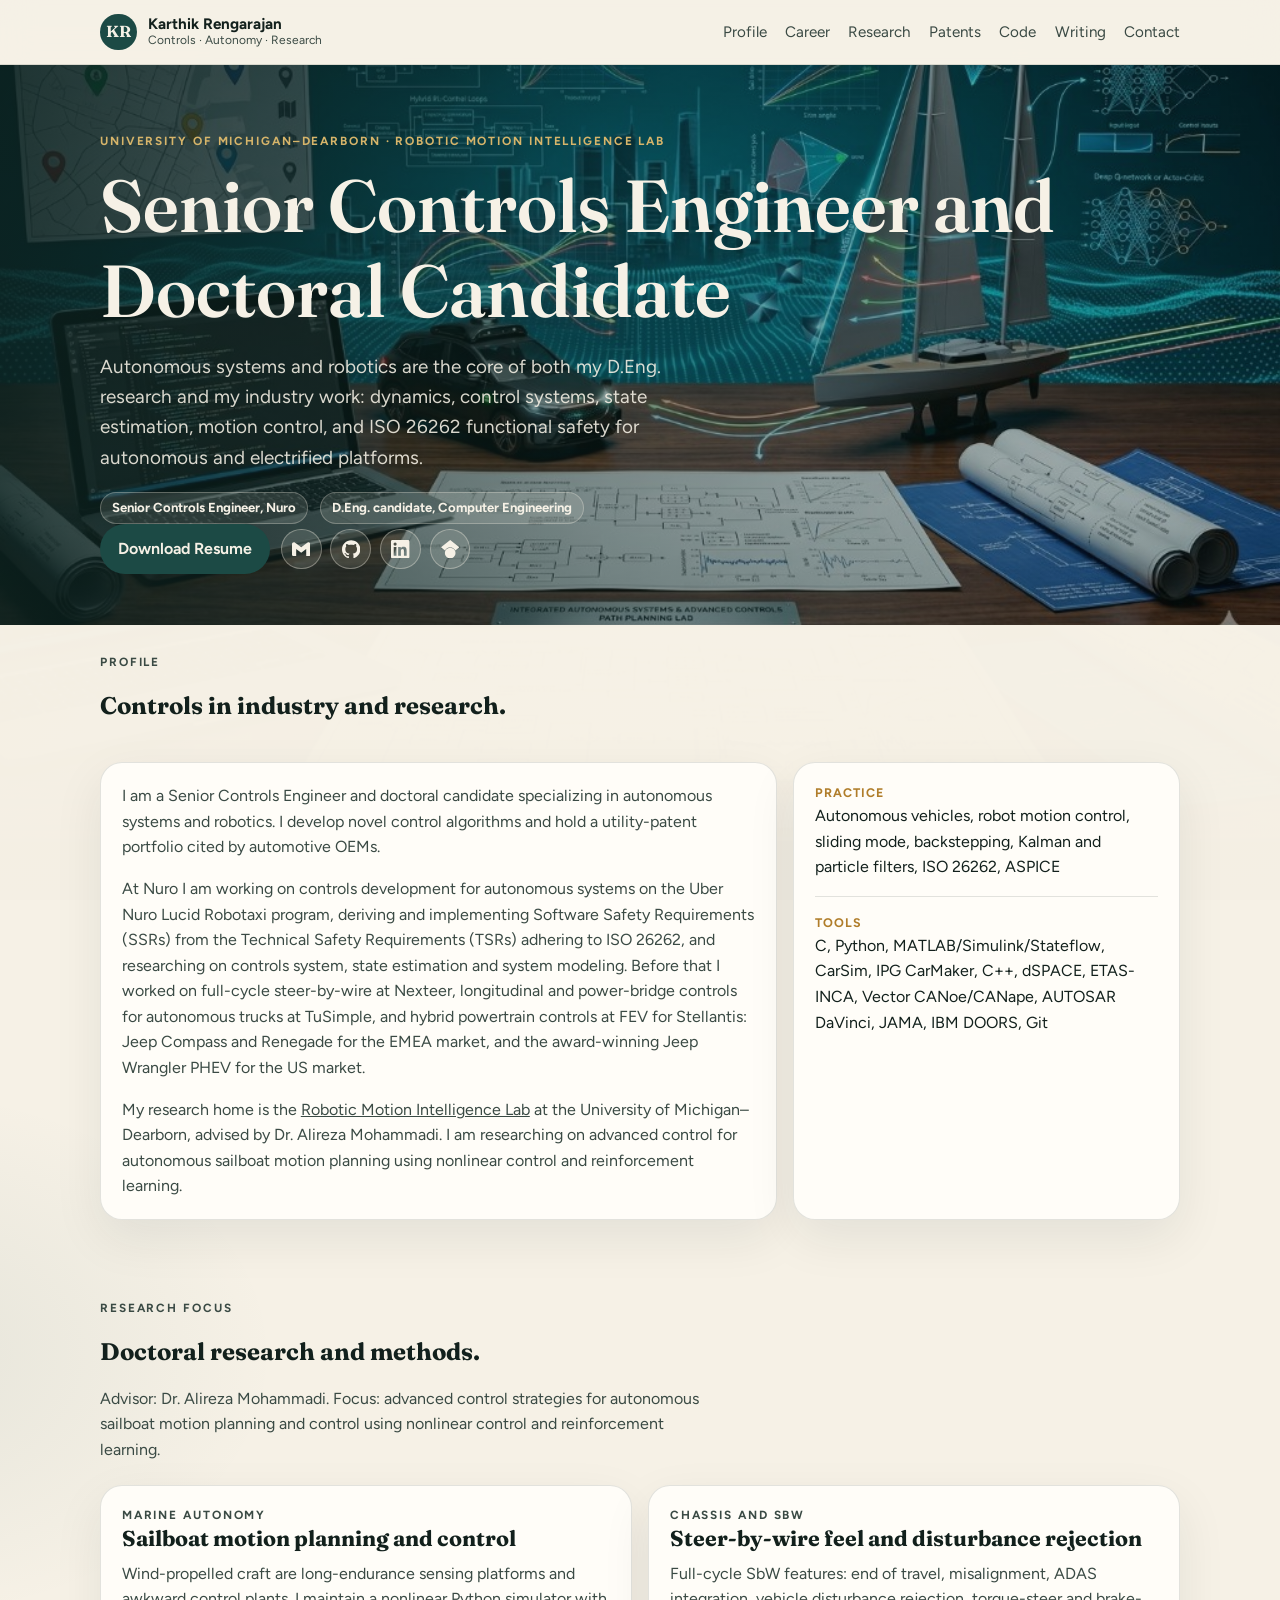
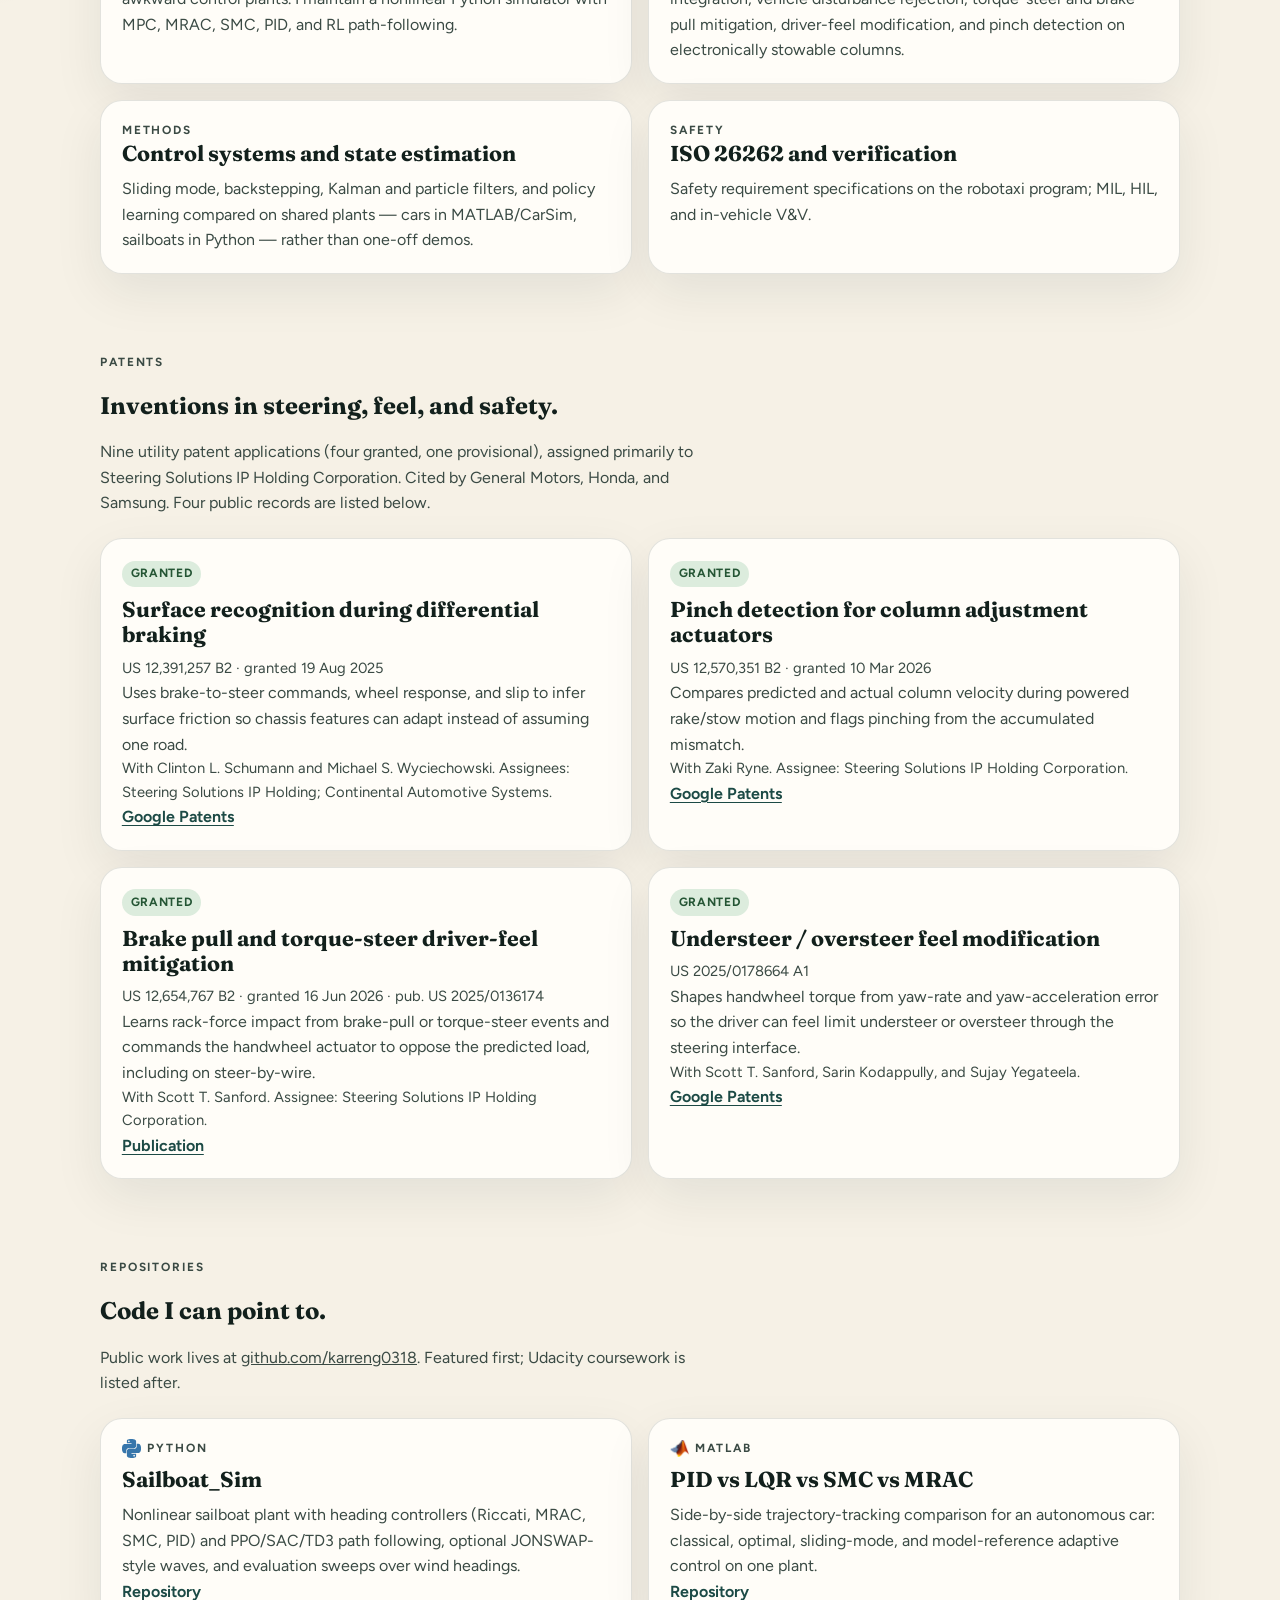
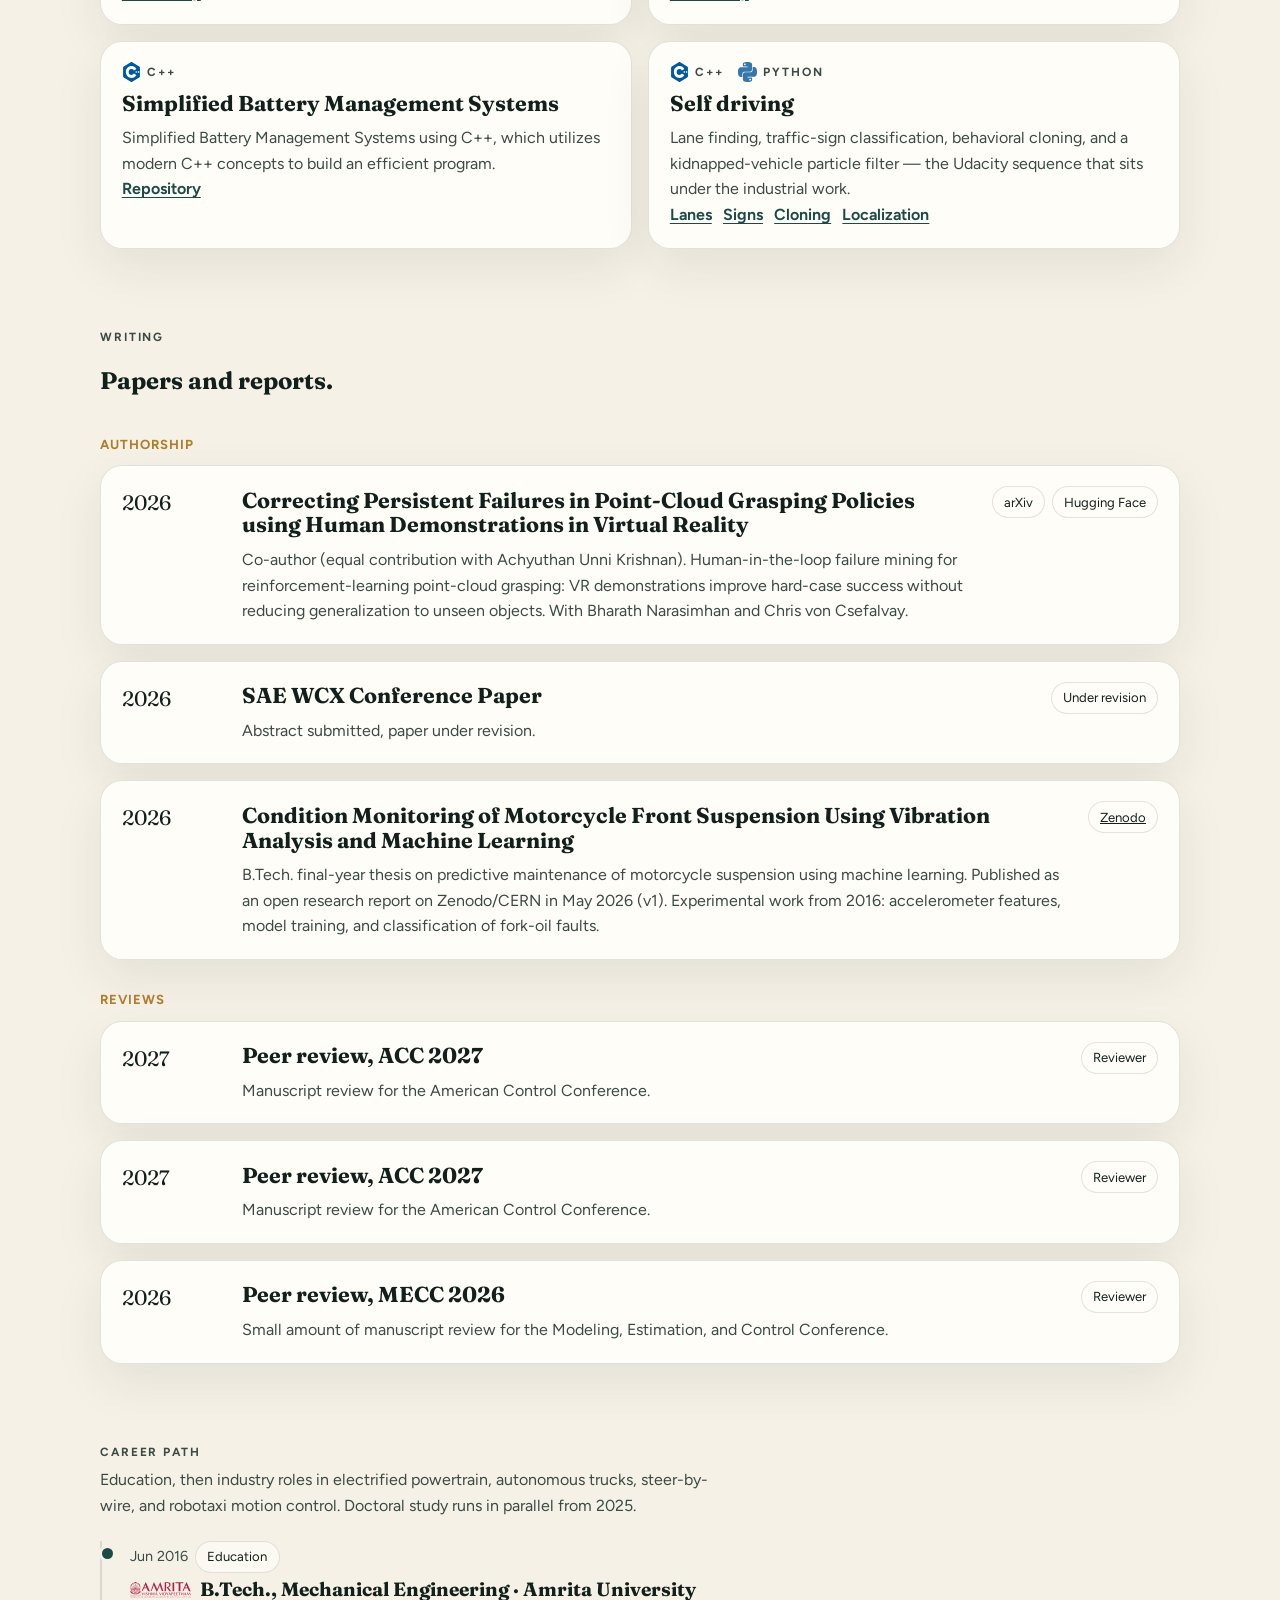
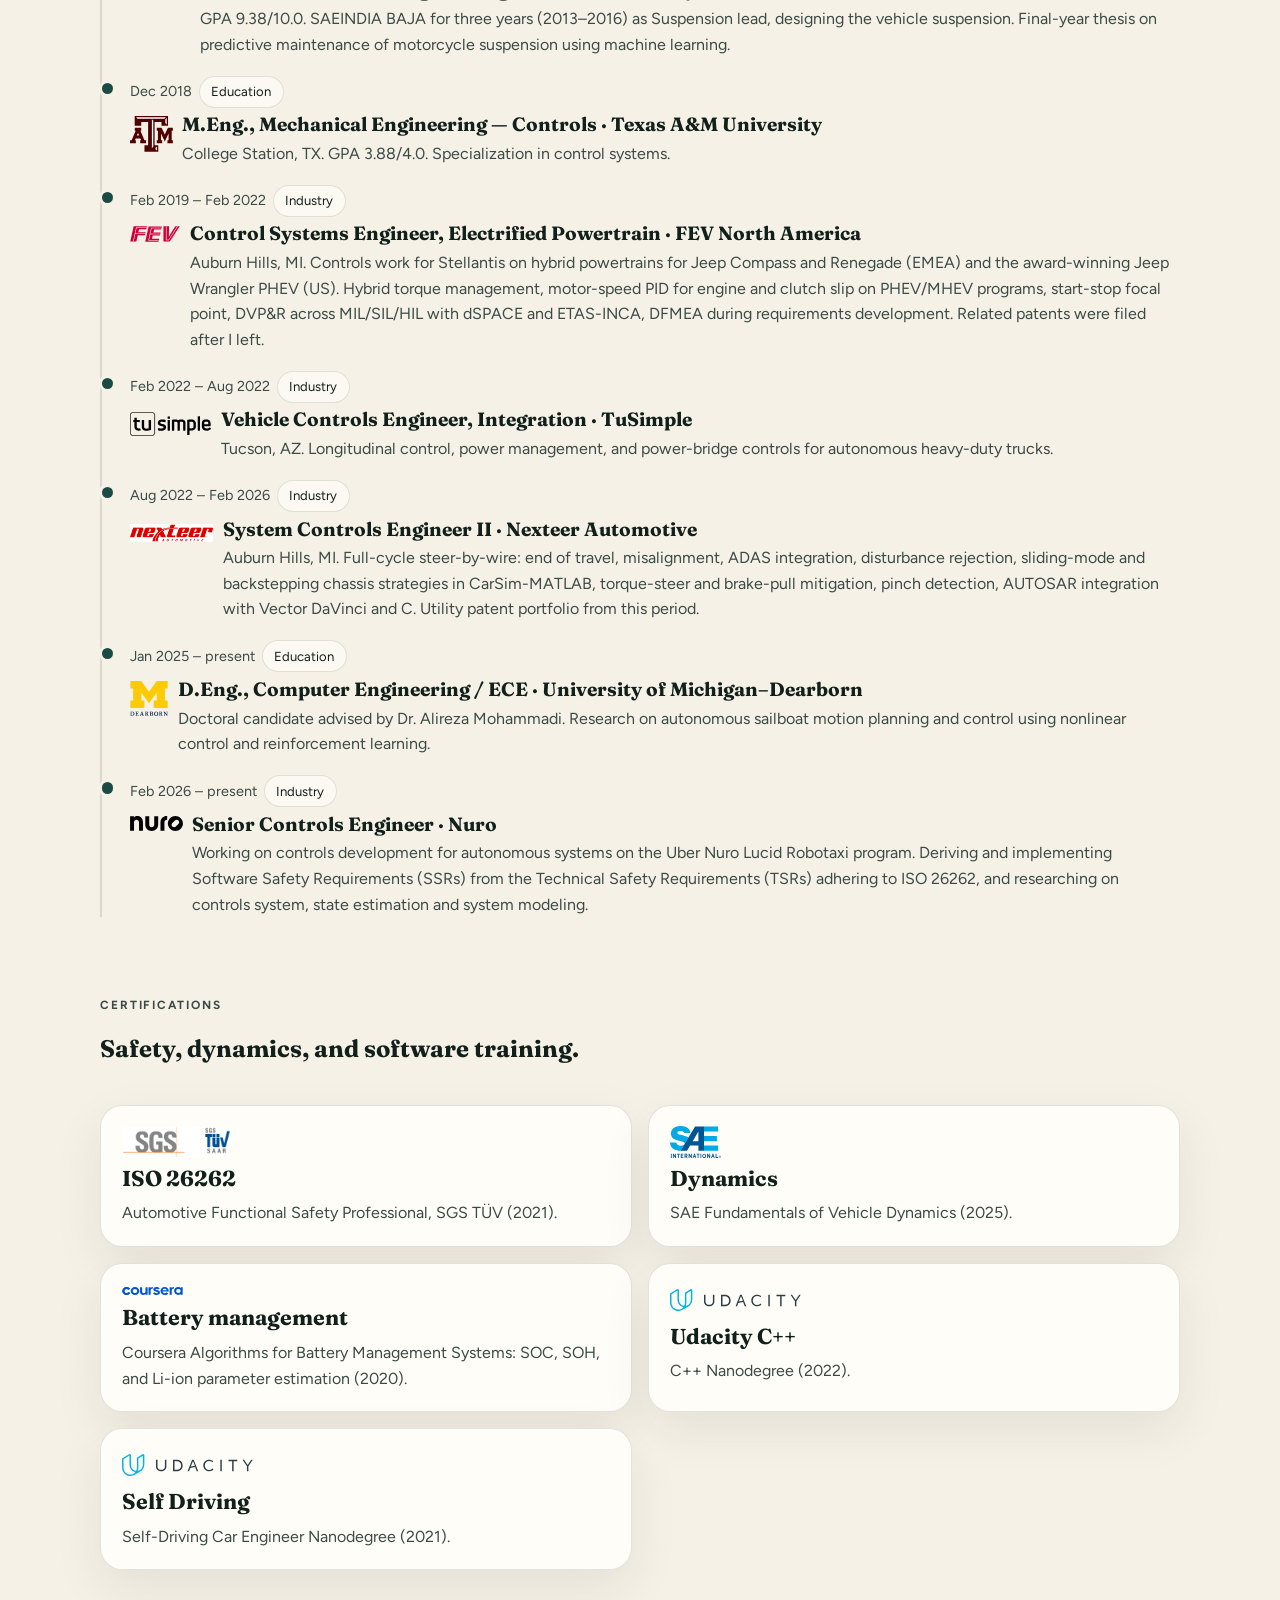
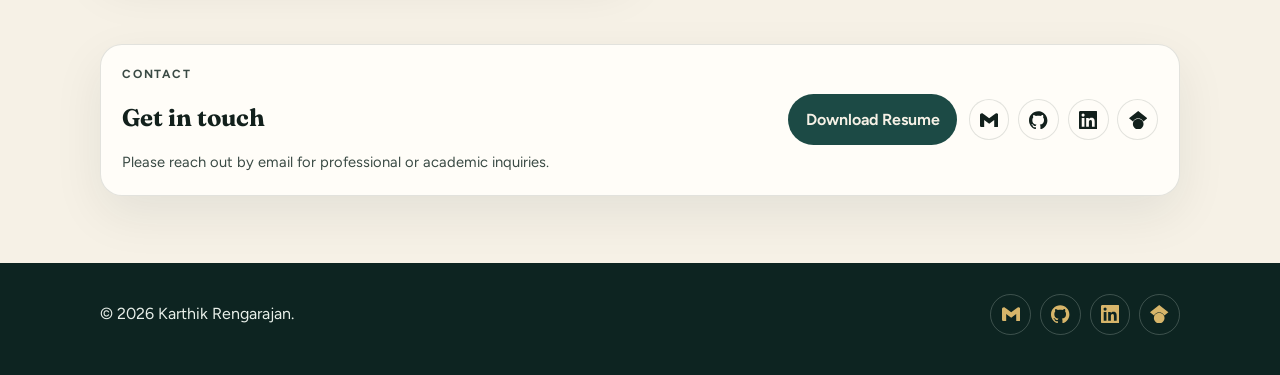
<file: index.html>
<!DOCTYPE html>
<html lang="en">
<head>
  <meta charset="utf-8">
  <meta name="viewport" content="width=device-width, initial-scale=1">
  <title>Karthik Rengarajan — Senior Controls Engineer and Doctoral Candidate</title>
  <meta name="description" content="Karthik Rengarajan: Senior Controls Engineer at Nuro, D.Eng. candidate at the University of Michigan–Dearborn. Autonomous systems, steer-by-wire patents, sailboat control research.">
  <meta name="author" content="Karthik Rengarajan">
  <meta property="og:title" content="Karthik Rengarajan — Senior Controls Engineer and Doctoral Candidate">
  <meta property="og:description" content="Senior Controls Engineer at Nuro and D.Eng. candidate at the University of Michigan–Dearborn. Controls, autonomy, and research.">
  <meta property="og:type" content="website">
  <meta property="og:url" content="https://karreng0318.github.io/">
  <meta property="og:image" content="https://karreng0318.github.io/assets/cover.jpg">
  <meta name="twitter:card" content="summary_large_image">
  <meta name="twitter:title" content="Karthik Rengarajan — Senior Controls Engineer and Doctoral Candidate">
  <meta name="twitter:description" content="Senior Controls Engineer at Nuro and D.Eng. candidate at the University of Michigan–Dearborn.">
  <meta name="twitter:image" content="https://karreng0318.github.io/assets/cover.jpg">
  <link rel="preconnect" href="https://fonts.googleapis.com">
  <link rel="preconnect" href="https://fonts.gstatic.com" crossorigin>
  <link href="https://fonts.googleapis.com/css2?family=Figtree:wght@400;500;600;700&family=Fraunces:opsz,wght@9..144,500;9..144,600;9..144,700&display=swap" rel="stylesheet">
  <link rel="stylesheet" href="css/styles.css">
</head>
<body>
  <a class="skip-link" href="#main">Skip to content</a>
  <header class="site-header">
    <div class="nav-wrap">
      <a class="brand" href="#top">
        <span class="mark" aria-hidden="true">KR</span>
        <span class="brand-text">
          <strong>Karthik Rengarajan</strong>
          <span>Controls · Autonomy · Research</span>
        </span>
      </a>
      <button class="nav-toggle" type="button" aria-expanded="false" aria-controls="site-nav">Menu</button>
      <nav id="site-nav" aria-label="Primary">
        <ul class="nav-links">
          <li><a href="#profile">Profile</a></li>
          <li><a href="#career">Career</a></li>
          <li><a href="#research">Research</a></li>
          <li><a href="#patents">Patents</a></li>
          <li><a href="#code">Code</a></li>
          <li><a href="#writing">Writing</a></li>
          <li><a href="#contact">Contact</a></li>
        </ul>
      </nav>
    </div>
  </header>

  <main id="main">
    <section class="hero" id="top">
      <div class="hero-media">
        <img src="assets/cover.jpg" alt="Cover image: laptop, autonomous vehicle model, sailboat model, and control diagrams.">
      </div>
      <div class="hero-copy">
        <p class="kicker">University of Michigan–Dearborn · Robotic Motion Intelligence Lab</p>
        <h1>Senior Controls Engineer and Doctoral Candidate</h1>
        <p class="lede">Autonomous systems and robotics are the core of both my D.Eng. research and my industry work: dynamics, control systems, state estimation, motion control, and ISO 26262 functional safety for autonomous and electrified platforms.</p>
        <div class="meta-row" aria-label="Current roles">
          <span class="chip">Senior Controls Engineer, Nuro</span>
          <span class="chip">D.Eng. candidate, Computer Engineering</span>
        </div>
        <div class="hero-actions">
          <a class="btn btn-primary" href="assets/Karthik_Rengarajan_Resume.pdf">Download Resume</a>
          <nav class="icon-row" aria-label="Email and profiles">
            <a class="icon-link" href="mailto:karthik.rengarajan3@gmail.com" aria-label="Gmail">
              <svg viewBox="0 0 24 24" aria-hidden="true"><path d="M24 5.457v13.909c0 .904-.732 1.636-1.636 1.636h-3.819V11.73L12 16.64l-6.545-4.91v9.273H1.636A1.636 1.636 0 0 1 0 19.366V5.457c0-2.023 2.309-3.178 3.927-1.964L5.455 4.64 12 9.548l6.545-4.91 1.528-1.145C21.69 2.28 24 3.434 24 5.457z"/></svg>
            </a>
            <a class="icon-link" href="https://github.com/karreng0318" rel="noopener" aria-label="GitHub">
              <svg viewBox="0 0 24 24" aria-hidden="true"><path d="M12 .297c-6.63 0-12 5.373-12 12 0 5.303 3.438 9.8 8.205 11.385.6.113.82-.258.82-.577 0-.285-.01-1.04-.015-2.04-3.338.724-4.042-1.61-4.042-1.61C4.422 18.07 3.633 17.7 3.633 17.7c-1.087-.744.084-.729.084-.729 1.205.084 1.838 1.236 1.838 1.236 1.07 1.835 2.809 1.305 3.495.998.108-.776.417-1.305.76-1.605-2.665-.3-5.466-1.332-5.466-5.93 0-1.31.465-2.38 1.235-3.22-.135-.303-.54-1.523.105-3.176 0 0 1.005-.322 3.3 1.23.96-.267 1.98-.399 3-.405 1.02.006 2.04.138 3 .405 2.28-1.552 3.285-1.23 3.285-1.23.645 1.653.24 2.873.12 3.176.765.84 1.23 1.91 1.23 3.22 0 4.61-2.805 5.625-5.475 5.92.42.36.81 1.096.81 2.22 0 1.606-.015 2.896-.015 3.286 0 .315.21.69.825.57C20.565 22.092 24 17.592 24 12.297c0-6.627-5.373-12-12-12"/></svg>
            </a>
            <a class="icon-link" href="https://www.linkedin.com/in/karthik-rengarajan" rel="noopener" aria-label="LinkedIn">
              <svg viewBox="0 0 24 24" aria-hidden="true"><path d="M20.447 20.452h-3.554v-5.569c0-1.328-.027-3.037-1.852-3.037-1.853 0-2.136 1.445-2.136 2.939v5.667H9.351V9h3.414v1.561h.046c.477-.9 1.637-1.85 3.37-1.85 3.601 0 4.267 2.37 4.267 5.455v6.286zM5.337 7.433a2.062 2.062 0 0 1-2.063-2.065 2.064 2.064 0 1 1 2.063 2.065zm1.782 13.019H3.555V9h3.564v11.452zM22.225 0H1.771C.792 0 0 .774 0 1.729v20.542C0 23.227.792 24 1.771 24h20.451C23.2 24 24 23.227 24 22.271V1.729C24 .774 23.2 0 22.222 0h.003z"/></svg>
            </a>
            <a class="icon-link" href="https://scholar.google.com/citations?user=8799Yj0AAAAJ&hl=en" rel="noopener" aria-label="Google Scholar">
              <svg viewBox="0 0 24 24" aria-hidden="true"><path d="M5.242 13.769L0 9.5 12 0l12 9.5-5.242 4.269C17.548 11.249 14.978 9.5 12 9.5c-2.977 0-5.548 1.748-6.758 4.269zM12 10a7 7 0 1 0 0 14 7 7 0 0 0 0-14z"/></svg>
            </a>
          </nav>
        </div>
      </div>
    </section>

    <section class="section" id="profile">
      <div class="section-head">
        <div>
          <p class="kicker">Profile</p>
          <h2>Controls in industry and research.</h2>
        </div>
      </div>
      <div class="profile-grid">
        <article class="card">
          <p>I am a Senior Controls Engineer and doctoral candidate specializing in autonomous systems and robotics. I develop novel control algorithms and hold a utility-patent portfolio cited by automotive OEMs.</p>
          <p style="margin-top:1rem">At Nuro I am working on controls development for autonomous systems on the Uber Nuro Lucid Robotaxi program, deriving and implementing Software Safety Requirements (SSRs) from the Technical Safety Requirements (TSRs) adhering to ISO 26262, and researching on controls system, state estimation and system modeling. Before that I worked on full-cycle steer-by-wire at Nexteer, longitudinal and power-bridge controls for autonomous trucks at TuSimple, and hybrid powertrain controls at FEV for Stellantis: Jeep Compass and Renegade for the EMEA market, and the award-winning Jeep Wrangler PHEV for the US market.</p>
          <p style="margin-top:1rem">My research home is the <a href="https://www-personal.umd.umich.edu/~amohmmad/people.html" rel="noopener">Robotic Motion Intelligence Lab</a> at the University of Michigan–Dearborn, advised by Dr. Alireza Mohammadi. I am researching on advanced control for autonomous sailboat motion planning using nonlinear control and reinforcement learning.</p>
        </article>
        <aside class="card">
          <ul class="facts">
            <li>
              <span>Practice</span>
              Autonomous vehicles, robot motion control, sliding mode, backstepping, Kalman and particle filters, ISO 26262, ASPICE
            </li>
            <li>
              <span>Tools</span>
              C, Python, MATLAB/Simulink/Stateflow, CarSim, IPG CarMaker, C++, dSPACE, ETAS-INCA, Vector CANoe/CANape, AUTOSAR DaVinci, JAMA, IBM DOORS, Git
            </li>
          </ul>
        </aside>
      </div>
    </section>

    <section class="section" id="research">
      <div class="section-head">
        <div>
          <p class="kicker">Research focus</p>
          <h2>Doctoral research and methods.</h2>
          <p>Advisor: Dr. Alireza Mohammadi. Focus: advanced control strategies for autonomous sailboat motion planning and control using nonlinear control and reinforcement learning.</p>
        </div>
      </div>
      <div class="research-grid">
        <article class="card">
          <p class="kicker">Marine autonomy</p>
          <h3>Sailboat motion planning and control</h3>
          <p>Wind-propelled craft are long-endurance sensing platforms and awkward control plants. I maintain a nonlinear Python simulator with MPC, MRAC, SMC, PID, and RL path-following.</p>
        </article>
        <article class="card">
          <p class="kicker">Chassis and SbW</p>
          <h3>Steer-by-wire feel and disturbance rejection</h3>
          <p>Full-cycle SbW features: end of travel, misalignment, ADAS integration, vehicle disturbance rejection, torque-steer and brake-pull mitigation, driver-feel modification, and pinch detection on electronically stowable columns.</p>
        </article>
        <article class="card">
          <p class="kicker">Methods</p>
          <h3>Control systems and state estimation</h3>
          <p>Sliding mode, backstepping, Kalman and particle filters, and policy learning compared on shared plants — cars in MATLAB/CarSim, sailboats in Python — rather than one-off demos.</p>
        </article>
        <article class="card">
          <p class="kicker">Safety</p>
          <h3>ISO 26262 and verification</h3>
          <p>Safety requirement specifications on the robotaxi program; MIL, HIL, and in-vehicle V&amp;V.</p>
        </article>
      </div>
    </section>

    <section class="section" id="patents">
      <div class="section-head">
        <div>
          <p class="kicker">Patents</p>
          <h2>Inventions in steering, feel, and safety.</h2>
          <p>Nine utility patent applications (four granted, one provisional), assigned primarily to Steering Solutions IP Holding Corporation. Cited by General Motors, Honda, and Samsung. Four public records are listed below.</p>
        </div>
      </div>
      <div class="patent-grid">
        <article class="card">
          <span class="status status-granted">Granted</span>
          <h3>Surface recognition during differential braking</h3>
          <p class="muted">US 12,391,257 B2 · granted 19 Aug 2025</p>
          <p>Uses brake-to-steer commands, wheel response, and slip to infer surface friction so chassis features can adapt instead of assuming one road.</p>
          <p class="muted">With Clinton L. Schumann and Michael S. Wyciechowski. Assignees: Steering Solutions IP Holding; Continental Automotive Systems.</p>
          <p class="card-links"><a href="https://patents.google.com/patent/US12391257B2/en" rel="noopener">Google Patents</a></p>
        </article>
        <article class="card">
          <span class="status status-granted">Granted</span>
          <h3>Pinch detection for column adjustment actuators</h3>
          <p class="muted">US 12,570,351 B2 · granted 10 Mar 2026</p>
          <p>Compares predicted and actual column velocity during powered rake/stow motion and flags pinching from the accumulated mismatch.</p>
          <p class="muted">With Zaki Ryne. Assignee: Steering Solutions IP Holding Corporation.</p>
          <p class="card-links"><a href="https://patents.google.com/patent/US12570351B2/en" rel="noopener">Google Patents</a></p>
        </article>
        <article class="card">
          <span class="status status-granted">Granted</span>
          <h3>Brake pull and torque-steer driver-feel mitigation</h3>
          <p class="muted">US 12,654,767 B2 · granted 16 Jun 2026 · pub. US 2025/0136174</p>
          <p>Learns rack-force impact from brake-pull or torque-steer events and commands the handwheel actuator to oppose the predicted load, including on steer-by-wire.</p>
          <p class="muted">With Scott T. Sanford. Assignee: Steering Solutions IP Holding Corporation.</p>
          <p class="card-links"><a href="https://patents.google.com/patent/US20250136174A1/en" rel="noopener">Publication</a></p>
        </article>
        <article class="card">
          <span class="status status-granted">Granted</span>
          <h3>Understeer / oversteer feel modification</h3>
          <p class="muted">US 2025/0178664 A1</p>
          <p>Shapes handwheel torque from yaw-rate and yaw-acceleration error so the driver can feel limit understeer or oversteer through the steering interface.</p>
          <p class="muted">With Scott T. Sanford, Sarin Kodappully, and Sujay Yegateela.</p>
          <p class="card-links"><a href="https://patents.google.com/patent/US20250178664A1/en" rel="noopener">Google Patents</a></p>
        </article>
      </div>
    </section>

    <section class="section" id="code">
      <div class="section-head">
        <div>
          <p class="kicker">Repositories</p>
          <h2>Code I can point to.</h2>
          <p>Public work lives at <a href="https://github.com/karreng0318" rel="noopener">github.com/karreng0318</a>. Featured first; Udacity coursework is listed after.</p>
        </div>
      </div>
      <div class="repo-grid">
        <article class="card">
          <p class="kicker repo-lang"><span><img src="assets/logos/python.svg" alt="" width="24" height="24">Python</span></p>
          <h3>Sailboat_Sim</h3>
          <p>Nonlinear sailboat plant with heading controllers (Riccati, MRAC, SMC, PID) and PPO/SAC/TD3 path following, optional JONSWAP-style waves, and evaluation sweeps over wind headings.</p>
          <p class="card-links"><a href="https://github.com/karreng0318/Sailboat_Sim-main" rel="noopener">Repository</a></p>
        </article>
        <article class="card">
          <p class="kicker repo-lang"><span><img src="assets/logos/matlab.png" alt="" width="24" height="21">MATLAB</span></p>
          <h3>PID vs LQR vs SMC vs MRAC</h3>
          <p>Side-by-side trajectory-tracking comparison for an autonomous car: classical, optimal, sliding-mode, and model-reference adaptive control on one plant.</p>
          <p class="card-links"><a href="https://github.com/karreng0318/PID_vs_LQR_vs_SMC_vs_MRAC-Autonomous-Car-Trajectory-Tracking" rel="noopener">Repository</a></p>
        </article>
        <article class="card">
          <p class="kicker repo-lang"><span><img src="assets/logos/cplusplus.svg" alt="" width="24" height="24">C++</span></p>
          <h3>Simplified Battery Management Systems</h3>
          <p>Simplified Battery Management Systems using C++, which utilizes modern C++ concepts to build an efficient program.</p>
          <p class="card-links"><a href="https://github.com/karreng0318/Simple_BMS_Cpp" rel="noopener">Repository</a></p>
        </article>
        <article class="card">
          <p class="kicker repo-lang"><span><img src="assets/logos/cplusplus.svg" alt="" width="24" height="24">C++</span><span><img src="assets/logos/python.svg" alt="" width="24" height="24">Python</span></p>
          <h3>Self driving</h3>
          <p>Lane finding, traffic-sign classification, behavioral cloning, and a kidnapped-vehicle particle filter — the Udacity sequence that sits under the industrial work.</p>
          <p class="card-links">
            <a href="https://github.com/karreng0318/Udacity-Self-Driving-Car-Engineer_Project_1_Finding_Lane_Lines" rel="noopener">Lanes</a>
            <a href="https://github.com/karreng0318/Udacity_Self_Driving_Car_Project_3_Classifying_Traffic_signs" rel="noopener">Signs</a>
            <a href="https://github.com/karreng0318/Udacity_Self_Driving_Car_Project_4_Behavioral_Cloning" rel="noopener">Cloning</a>
            <a href="https://github.com/karreng0318/Udacity_Self_driving_car_Project_6_Self_Drving_Car_Kidnapped_Vehicle" rel="noopener">Localization</a>
          </p>
        </article>
      </div>
    </section>

    <section class="section" id="writing">
      <div class="section-head">
        <div>
          <p class="kicker">Writing</p>
          <h2>Papers and reports.</h2>
        </div>
      </div>

      <div class="pub-group">
        <h3 class="pub-group-title">Authorship</h3>
        <div class="pub-list">
          <article class="card pub-item">
            <div class="year">2026</div>
            <div>
              <h3>Correcting Persistent Failures in Point-Cloud Grasping Policies using Human Demonstrations in Virtual Reality</h3>
              <p>Co-author (equal contribution with Achyuthan Unni Krishnan). Human-in-the-loop failure mining for reinforcement-learning point-cloud grasping: VR demonstrations improve hard-case success without reducing generalization to unseen objects. With Bharath Narasimhan and Chris von Csefalvay.</p>
            </div>
            <div class="pub-links">
              <a class="tag" href="https://arxiv.org/abs/2611.18919" rel="noopener">arXiv</a>
              <a class="tag" href="https://huggingface.co/papers/2611.18919" rel="noopener">Hugging Face</a>
            </div>
          </article>
          <article class="card pub-item">
            <div class="year">2026</div>
            <div>
              <h3>SAE WCX Conference Paper</h3>
              <p>Abstract submitted, paper under revision.</p>
            </div>
            <span class="tag">Under revision</span>
          </article>
          <article class="card pub-item">
            <div class="year">2026</div>
            <div>
              <h3>Condition Monitoring of Motorcycle Front Suspension Using Vibration Analysis and Machine Learning</h3>
              <p>B.Tech. final-year thesis on predictive maintenance of motorcycle suspension using machine learning. Published as an open research report on Zenodo/CERN in May 2026 (v1). Experimental work from 2016: accelerometer features, model training, and classification of fork-oil faults.</p>
            </div>
            <a class="tag" href="https://doi.org/10.5281/zenodo.20103448" rel="noopener">Zenodo</a>
          </article>
        </div>
      </div>

      <div class="pub-group">
        <h3 class="pub-group-title">Reviews</h3>
        <div class="pub-list">
          <article class="card pub-item">
            <div class="year">2027</div>
            <div>
              <h3>Peer review, ACC 2027</h3>
              <p>Manuscript review for the American Control Conference.</p>
            </div>
            <span class="tag">Reviewer</span>
          </article>
          <article class="card pub-item">
            <div class="year">2027</div>
            <div>
              <h3>Peer review, ACC 2027</h3>
              <p>Manuscript review for the American Control Conference.</p>
            </div>
            <span class="tag">Reviewer</span>
          </article>
          <article class="card pub-item">
            <div class="year">2026</div>
            <div>
              <h3>Peer review, MECC 2026</h3>
              <p>Small amount of manuscript review for the Modeling, Estimation, and Control Conference.</p>
            </div>
            <span class="tag">Reviewer</span>
          </article>
        </div>
      </div>
    </section>

    <section class="section" id="career">
      <div class="section-head">
        <div>
          <p class="kicker">Career path</p>
          <p>Education, then industry roles in electrified powertrain, autonomous trucks, steer-by-wire, and robotaxi motion control. Doctoral study runs in parallel from 2025.</p>
        </div>
      </div>
      <ol class="path-list">
        <li>
          <div class="path-meta"><time datetime="2016-06">Jun 2016</time><span class="tag">Education</span></div>
          <div class="path-org">
            <img class="logo-sm" src="assets/logos/amrita.svg" alt="" width="245" height="63">
            <div>
              <h3>B.Tech., Mechanical Engineering · Amrita University</h3>
              <p>GPA 9.38/10.0. SAEINDIA BAJA for three years (2013–2016) as Suspension lead, designing the vehicle suspension. Final-year thesis on predictive maintenance of motorcycle suspension using machine learning.</p>
            </div>
          </div>
        </li>
        <li>
          <div class="path-meta"><time datetime="2018-12">Dec 2018</time><span class="tag">Education</span></div>
          <div class="path-org">
            <img class="logo-lg" src="assets/logos/texas-am.svg" alt="" width="80" height="66">
            <div>
              <h3>M.Eng., Mechanical Engineering — Controls · Texas A&amp;M University</h3>
              <p>College Station, TX. GPA 3.88/4.0. Specialization in control systems.</p>
            </div>
          </div>
        </li>
        <li>
          <div class="path-meta"><time datetime="2019-02">Feb 2019 – Feb 2022</time><span class="tag">Industry</span></div>
          <div class="path-org">
            <img class="logo-sm" src="assets/logos/fev.svg" alt="" width="120" height="40">
            <div>
              <h3>Control Systems Engineer, Electrified Powertrain · FEV North America</h3>
              <p>Auburn Hills, MI. Controls work for Stellantis on hybrid powertrains for Jeep Compass and Renegade (EMEA) and the award-winning Jeep Wrangler PHEV (US). Hybrid torque management, motor-speed PID for engine and clutch slip on PHEV/MHEV programs, start-stop focal point, DVP&amp;R across MIL/SIL/HIL with dSPACE and ETAS-INCA, DFMEA during requirements development. Related patents were filed after I left.</p>
            </div>
          </div>
        </li>
        <li>
          <div class="path-meta"><time datetime="2022-02">Feb 2022 – Aug 2022</time><span class="tag">Industry</span></div>
          <div class="path-org">
            <img src="assets/logos/tusimple.svg" alt="" width="160" height="49">
            <div>
              <h3>Vehicle Controls Engineer, Integration · TuSimple</h3>
              <p>Tucson, AZ. Longitudinal control, power management, and power-bridge controls for autonomous heavy-duty trucks.</p>
            </div>
          </div>
        </li>
        <li>
          <div class="path-meta"><time datetime="2022-08">Aug 2022 – Feb 2026</time><span class="tag">Industry</span></div>
          <div class="path-org">
            <img src="assets/logos/nexteer.png" alt="" width="150" height="32">
            <div>
              <h3>System Controls Engineer II · Nexteer Automotive</h3>
              <p>Auburn Hills, MI. Full-cycle steer-by-wire: end of travel, misalignment, ADAS integration, disturbance rejection, sliding-mode and backstepping chassis strategies in CarSim-MATLAB, torque-steer and brake-pull mitigation, pinch detection, AUTOSAR integration with Vector DaVinci and C. Utility patent portfolio from this period.</p>
            </div>
          </div>
        </li>
        <li>
          <div class="path-meta"><time datetime="2025-01">Jan 2025 – present</time><span class="tag">Education</span></div>
          <div class="path-org">
            <img class="logo-lg" src="assets/logos/um-dearborn.svg" alt="" width="84" height="77">
            <div>
              <h3>D.Eng., Computer Engineering / ECE · University of Michigan–Dearborn</h3>
              <p>Doctoral candidate advised by Dr. Alireza Mohammadi. Research on autonomous sailboat motion planning and control using nonlinear control and reinforcement learning.</p>
            </div>
          </div>
        </li>
        <li>
          <div class="path-meta"><time datetime="2026-02">Feb 2026 – present</time><span class="tag">Industry</span></div>
          <div class="path-org">
            <img class="logo-xs" src="assets/logos/nuro.svg" alt="" width="140" height="40">
            <div>
              <h3>Senior Controls Engineer · Nuro</h3>
              <p>Working on controls development for autonomous systems on the Uber Nuro Lucid Robotaxi program. Deriving and implementing Software Safety Requirements (SSRs) from the Technical Safety Requirements (TSRs) adhering to ISO 26262, and researching on controls system, state estimation and system modeling.</p>
            </div>
          </div>
        </li>
      </ol>
    </section>

    <section class="section" id="certifications">
      <div class="section-head">
        <div>
          <p class="kicker">Certifications</p>
          <h2>Safety, dynamics, and software training.</h2>
        </div>
      </div>
      <div class="research-grid">
        <article class="card">
          <img class="cert-logo" src="assets/logos/sgs-tuv.png" alt="" width="150" height="44">
          <h3>ISO 26262</h3>
          <p>Automotive Functional Safety Professional, SGS TÜV (2021).</p>
        </article>
        <article class="card">
          <img class="cert-logo" src="assets/logos/sae.svg" alt="" width="80" height="50">
          <h3>Dynamics</h3>
          <p>SAE Fundamentals of Vehicle Dynamics (2025).</p>
        </article>
        <article class="card">
          <img class="cert-logo logo-sm" src="assets/logos/coursera.svg" alt="" width="140" height="20">
          <h3>Battery management</h3>
          <p>Coursera Algorithms for Battery Management Systems: SOC, SOH, and Li-ion parameter estimation (2020).</p>
        </article>
        <article class="card">
          <img class="cert-logo" src="assets/logos/udacity.svg" alt="" width="140" height="23">
          <h3>Udacity C++</h3>
          <p>C++ Nanodegree (2022).</p>
        </article>
        <article class="card">
          <img class="cert-logo" src="assets/logos/udacity.svg" alt="" width="140" height="23">
          <h3>Self Driving</h3>
          <p>Self-Driving Car Engineer Nanodegree (2021).</p>
        </article>
      </div>
    </section>

    <section class="section" id="contact">
      <div class="card contact-panel">
        <div>
          <p class="kicker">Contact</p>
          <h2>Get in touch</h2>
          <p class="muted">Please reach out by email for professional or academic inquiries.</p>
        </div>
        <div class="hero-actions">
          <a class="btn btn-primary" href="assets/Karthik_Rengarajan_Resume.pdf">Download Resume</a>
          <nav class="icon-row" aria-label="Email and profiles">
            <a class="icon-link" href="mailto:karthik.rengarajan3@gmail.com" aria-label="Gmail">
              <svg viewBox="0 0 24 24" aria-hidden="true"><path d="M24 5.457v13.909c0 .904-.732 1.636-1.636 1.636h-3.819V11.73L12 16.64l-6.545-4.91v9.273H1.636A1.636 1.636 0 0 1 0 19.366V5.457c0-2.023 2.309-3.178 3.927-1.964L5.455 4.64 12 9.548l6.545-4.91 1.528-1.145C21.69 2.28 24 3.434 24 5.457z"/></svg>
            </a>
            <a class="icon-link" href="https://github.com/karreng0318" rel="noopener" aria-label="GitHub">
              <svg viewBox="0 0 24 24" aria-hidden="true"><path d="M12 .297c-6.63 0-12 5.373-12 12 0 5.303 3.438 9.8 8.205 11.385.6.113.82-.258.82-.577 0-.285-.01-1.04-.015-2.04-3.338.724-4.042-1.61-4.042-1.61C4.422 18.07 3.633 17.7 3.633 17.7c-1.087-.744.084-.729.084-.729 1.205.084 1.838 1.236 1.838 1.236 1.07 1.835 2.809 1.305 3.495.998.108-.776.417-1.305.76-1.605-2.665-.3-5.466-1.332-5.466-5.93 0-1.31.465-2.38 1.235-3.22-.135-.303-.54-1.523.105-3.176 0 0 1.005-.322 3.3 1.23.96-.267 1.98-.399 3-.405 1.02.006 2.04.138 3 .405 2.28-1.552 3.285-1.23 3.285-1.23.645 1.653.24 2.873.12 3.176.765.84 1.23 1.91 1.23 3.22 0 4.61-2.805 5.625-5.475 5.92.42.36.81 1.096.81 2.22 0 1.606-.015 2.896-.015 3.286 0 .315.21.69.825.57C20.565 22.092 24 17.592 24 12.297c0-6.627-5.373-12-12-12"/></svg>
            </a>
            <a class="icon-link" href="https://www.linkedin.com/in/karthik-rengarajan" rel="noopener" aria-label="LinkedIn">
              <svg viewBox="0 0 24 24" aria-hidden="true"><path d="M20.447 20.452h-3.554v-5.569c0-1.328-.027-3.037-1.852-3.037-1.853 0-2.136 1.445-2.136 2.939v5.667H9.351V9h3.414v1.561h.046c.477-.9 1.637-1.85 3.37-1.85 3.601 0 4.267 2.37 4.267 5.455v6.286zM5.337 7.433a2.062 2.062 0 0 1-2.063-2.065 2.064 2.064 0 1 1 2.063 2.065zm1.782 13.019H3.555V9h3.564v11.452zM22.225 0H1.771C.792 0 0 .774 0 1.729v20.542C0 23.227.792 24 1.771 24h20.451C23.2 24 24 23.227 24 22.271V1.729C24 .774 23.2 0 22.222 0h.003z"/></svg>
            </a>
            <a class="icon-link" href="https://scholar.google.com/citations?user=8799Yj0AAAAJ&hl=en" rel="noopener" aria-label="Google Scholar">
              <svg viewBox="0 0 24 24" aria-hidden="true"><path d="M5.242 13.769L0 9.5 12 0l12 9.5-5.242 4.269C17.548 11.249 14.978 9.5 12 9.5c-2.977 0-5.548 1.748-6.758 4.269zM12 10a7 7 0 1 0 0 14 7 7 0 0 0 0-14z"/></svg>
            </a>
          </nav>
        </div>
      </div>
    </section>
  </main>

  <footer class="site-footer">
    <div class="footer-inner">
      <p>© <span id="year"></span> Karthik Rengarajan.</p>
      <nav class="icon-row" aria-label="Email and profiles">
        <a class="icon-link" href="mailto:karthik.rengarajan3@gmail.com" aria-label="Gmail">
          <svg viewBox="0 0 24 24" aria-hidden="true"><path d="M24 5.457v13.909c0 .904-.732 1.636-1.636 1.636h-3.819V11.73L12 16.64l-6.545-4.91v9.273H1.636A1.636 1.636 0 0 1 0 19.366V5.457c0-2.023 2.309-3.178 3.927-1.964L5.455 4.64 12 9.548l6.545-4.91 1.528-1.145C21.69 2.28 24 3.434 24 5.457z"/></svg>
        </a>
        <a class="icon-link" href="https://github.com/karreng0318" rel="noopener" aria-label="GitHub">
          <svg viewBox="0 0 24 24" aria-hidden="true"><path d="M12 .297c-6.63 0-12 5.373-12 12 0 5.303 3.438 9.8 8.205 11.385.6.113.82-.258.82-.577 0-.285-.01-1.04-.015-2.04-3.338.724-4.042-1.61-4.042-1.61C4.422 18.07 3.633 17.7 3.633 17.7c-1.087-.744.084-.729.084-.729 1.205.084 1.838 1.236 1.838 1.236 1.07 1.835 2.809 1.305 3.495.998.108-.776.417-1.305.76-1.605-2.665-.3-5.466-1.332-5.466-5.93 0-1.31.465-2.38 1.235-3.22-.135-.303-.54-1.523.105-3.176 0 0 1.005-.322 3.3 1.23.96-.267 1.98-.399 3-.405 1.02.006 2.04.138 3 .405 2.28-1.552 3.285-1.23 3.285-1.23.645 1.653.24 2.873.12 3.176.765.84 1.23 1.91 1.23 3.22 0 4.61-2.805 5.625-5.475 5.92.42.36.81 1.096.81 2.22 0 1.606-.015 2.896-.015 3.286 0 .315.21.69.825.57C20.565 22.092 24 17.592 24 12.297c0-6.627-5.373-12-12-12"/></svg>
        </a>
        <a class="icon-link" href="https://www.linkedin.com/in/karthik-rengarajan" rel="noopener" aria-label="LinkedIn">
          <svg viewBox="0 0 24 24" aria-hidden="true"><path d="M20.447 20.452h-3.554v-5.569c0-1.328-.027-3.037-1.852-3.037-1.853 0-2.136 1.445-2.136 2.939v5.667H9.351V9h3.414v1.561h.046c.477-.9 1.637-1.85 3.37-1.85 3.601 0 4.267 2.37 4.267 5.455v6.286zM5.337 7.433a2.062 2.062 0 0 1-2.063-2.065 2.064 2.064 0 1 1 2.063 2.065zm1.782 13.019H3.555V9h3.564v11.452zM22.225 0H1.771C.792 0 0 .774 0 1.729v20.542C0 23.227.792 24 1.771 24h20.451C23.2 24 24 23.227 24 22.271V1.729C24 .774 23.2 0 22.222 0h.003z"/></svg>
        </a>
        <a class="icon-link" href="https://scholar.google.com/citations?user=8799Yj0AAAAJ&hl=en" rel="noopener" aria-label="Google Scholar">
          <svg viewBox="0 0 24 24" aria-hidden="true"><path d="M5.242 13.769L0 9.5 12 0l12 9.5-5.242 4.269C17.548 11.249 14.978 9.5 12 9.5c-2.977 0-5.548 1.748-6.758 4.269zM12 10a7 7 0 1 0 0 14 7 7 0 0 0 0-14z"/></svg>
        </a>
      </nav>
    </div>
  </footer>
  <script src="js/main.js"></script>
</body>
</html>
</file>
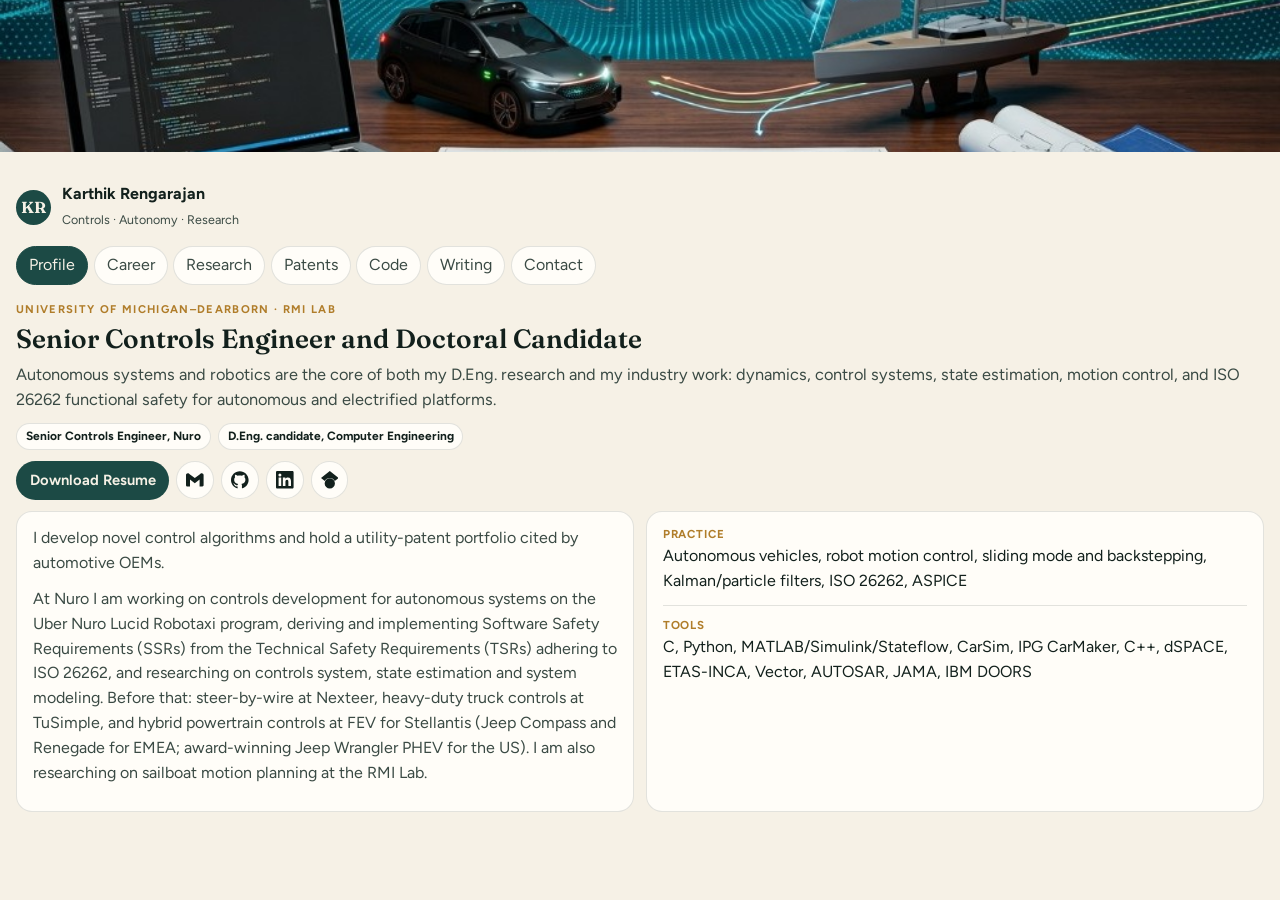
<file: embed-host/index.html>
<!DOCTYPE html>
<html lang="en">
<head>
  <meta charset="utf-8">
  <meta name="viewport" content="width=device-width, initial-scale=1">
  <title>Karthik Rengarajan</title>
  <base target="_blank">
  <link rel="preconnect" href="https://fonts.googleapis.com">
  <link rel="preconnect" href="https://fonts.gstatic.com" crossorigin>
  <link href="https://fonts.googleapis.com/css2?family=Figtree:wght@400;500;600;700&family=Fraunces:opsz,wght@9..144,500;9..144,600&display=swap" rel="stylesheet">
  <style>
    :root {
      --ink: #12201c;
      --muted: #3a4a44;
      --paper: #f6f1e6;
      --card: #fffdf8;
      --line: rgba(18, 32, 28, 0.12);
      --sea: #1c4a45;
      --sea-deep: #0d2421;
      --brass: #b07d2a;
      --sans: "Figtree", "Segoe UI", sans-serif;
      --serif: "Fraunces", "Times New Roman", serif;
    }
    * { box-sizing: border-box; }
    html, body { margin: 0; }
    body {
      font-family: var(--sans);
      color: var(--ink);
      background: var(--paper);
      line-height: 1.55;
    }
    a { color: var(--sea); }
    .wrap { padding: 0 0 1.25rem; }
    .brand { padding: 1rem 1rem 0; }
    .tabs { padding: 0 1rem; }
    .panel { padding: 0 1rem; }
    .cover {
      margin: 0 0 0.9rem;
      position: relative;
      overflow: hidden;
    }
    .cover img {
      display: block; width: 100%; height: 9.5rem;
      object-fit: cover; object-position: center 62%;
    }
    .cover figcaption {
      position: absolute; left: 0; right: 0; bottom: 0;
      padding: 0.45rem 1rem;
      font-size: 0.68rem; letter-spacing: 0.08em; text-transform: uppercase;
      color: #f6f1e6; background: linear-gradient(transparent, rgba(13,36,33,.85));
      font-weight: 700;
    }
    .brand { display: flex; gap: 0.7rem; align-items: center; margin-bottom: 0.85rem; }
    .mark {
      width: 2.2rem; height: 2.2rem; border-radius: 50%;
      display: grid; place-items: center;
      background: var(--sea); color: var(--paper);
      font-family: var(--serif); font-weight: 650;
    }
    .brand strong { display: block; font-size: 1rem; }
    .brand span { color: var(--muted); font-size: 0.78rem; }
    h1, h2, h3 { font-family: var(--serif); line-height: 1.2; margin: 0 0 0.4rem; }
    h1 { font-size: 1.65rem; font-weight: 600; }
    h2 { font-size: 1.2rem; }
    h3 { font-size: 1.05rem; }
    p { margin: 0 0 0.7rem; color: var(--muted); }
    .lede { font-size: 1.02rem; }
    .tabs {
      display: flex; flex-wrap: wrap; gap: 0.35rem;
      margin: 0.9rem 0 1rem;
    }
    .tabs button {
      font: inherit; cursor: pointer;
      border: 1px solid var(--line);
      background: var(--card);
      border-radius: 999px;
      padding: 0.38rem 0.75rem;
      color: var(--muted);
    }
    .tabs button[aria-selected="true"] {
      background: var(--sea); color: var(--paper); border-color: var(--sea);
    }
    .panel { display: none; }
    .panel.active { display: block; }
    .chips, .actions { display: flex; flex-wrap: wrap; gap: 0.45rem; margin: 0.7rem 0; }
    .chip, .tag, .status {
      border-radius: 999px; padding: 0.18rem 0.55rem; font-size: 0.75rem;
      border: 1px solid var(--line); background: var(--card);
    }
    .chip { font-weight: 700; }
    .status { font-weight: 700; letter-spacing: 0.04em; text-transform: uppercase; }
    .granted { background: #dcecdd; color: #245534; border-color: transparent; }
    .pending { background: #f4e6c8; color: #6d4d12; border-color: transparent; }
    .btn {
      display: inline-flex; text-decoration: none; font-weight: 650;
      border-radius: 999px; padding: 0.5rem 0.85rem; font-size: 0.92rem;
    }
    .btn-primary { background: var(--sea); color: var(--paper); }
    .btn-ghost { border: 1px solid var(--line); color: var(--ink); }
    .icon-row { display: flex; flex-wrap: wrap; align-items: center; gap: 0.45rem; }
    .icon-link {
      display: inline-flex; align-items: center; justify-content: center;
      width: 2.35rem; height: 2.35rem; border-radius: 50%;
      border: 1px solid var(--line); color: var(--ink); background: var(--card);
      text-decoration: none;
    }
    .icon-link svg { width: 1.1rem; height: 1.1rem; fill: currentColor; }
    .grid { display: grid; gap: 0.7rem; }
    @media (min-width: 720px) { .grid.two { grid-template-columns: 1fr 1fr; } }
    .card {
      background: var(--card); border: 1px solid var(--line);
      border-radius: 16px; padding: 0.9rem 1rem;
    }
    .kicker {
      letter-spacing: 0.12em; text-transform: uppercase;
      font-size: 0.7rem; color: var(--brass); font-weight: 700; margin: 0 0 0.3rem;
    }
    .pub-group-title {
      font-family: var(--sans);
      letter-spacing: 0.08em; text-transform: uppercase;
      font-size: 0.75rem; color: var(--brass); font-weight: 700;
      margin: 1.1rem 0 0.55rem;
    }
    .pub-group-title:first-of-type { margin-top: 0.35rem; }
    .pub-links { margin: 0.55rem 0 0; }
    .repo-lang { display: inline-flex; align-items: center; flex-wrap: wrap; gap: 0.4rem 0.75rem; }
    .repo-lang span { display: inline-flex; align-items: center; gap: 0.35rem; }
    .repo-lang img { height: 1.1rem; width: 1.1rem; object-fit: contain; }
    .path-org img.logo-sm { height: 0.95rem; max-width: 3.4rem; }
    .path-org img.logo-xs { height: 0.88rem; max-width: 3rem; }
    .path-org img.logo-lg { height: 2rem; max-width: 5.8rem; }
    .cert-logo.logo-sm { height: 0.8rem; max-width: 3.4rem; }
    .job { display: grid; gap: 0.15rem; }
    .job time { color: var(--muted); font-size: 0.86rem; }
    .facts { list-style: none; margin: 0; padding: 0; }
    .facts li + li { margin-top: 0.7rem; padding-top: 0.7rem; border-top: 1px solid var(--line); }
    .facts span { display: block; color: var(--brass); font-size: 0.72rem; font-weight: 700; letter-spacing: 0.08em; text-transform: uppercase; }
    .path-list {
      list-style: none; margin: 0; padding: 0 0 0 0.35rem;
      border-left: 2px solid var(--line);
    }
    .path-list > li { position: relative; padding: 0 0 0.95rem 1.15rem; }
    .path-list > li:last-child { padding-bottom: 0; }
    .path-list > li::before {
      content: ""; position: absolute; left: -0.4rem; top: 0.4rem;
      width: 0.65rem; height: 0.65rem; border-radius: 50%; background: var(--sea);
      box-shadow: 0 0 0 3px var(--paper);
    }
    .path-org { display: flex; align-items: flex-start; gap: 0.55rem; }
    .path-org img {
      height: 1.4rem; width: auto; max-width: 4.8rem;
      object-fit: contain; object-position: left center;
      flex-shrink: 0; margin-top: 0.18rem;
    }
    .path-meta { display: flex; flex-wrap: wrap; gap: 0.4rem; align-items: center; margin-bottom: 0.2rem; }
    .path-meta time { color: var(--muted); font-size: 0.82rem; }
    .path-list h3 { font-size: 1.02rem; margin: 0 0 0.2rem; }
    .path-list p { margin: 0; }
    .cert-logo {
      display: block; height: 1.75rem; width: auto; max-width: 7.6rem;
      object-fit: contain; object-position: left center; margin: 0 0 0.4rem;
    }
  </style>
</head>
<body>
  <div class="wrap">
    <figure class="cover">
      <img src="assets/cover.jpg" alt="Cover image: laptop, autonomous vehicle model, sailboat model, and control diagrams.">
    </figure>
    <div class="brand">
      <div class="mark" aria-hidden="true">KR</div>
      <div>
        <strong>Karthik Rengarajan</strong>
        <span>Controls · Autonomy · Research</span>
      </div>
    </div>

    <div class="tabs" role="tablist" aria-label="Profile sections">
      <button type="button" role="tab" aria-selected="true" aria-controls="profile" id="tab-profile" data-tab="profile">Profile</button>
      <button type="button" role="tab" aria-selected="false" aria-controls="career" id="tab-career" data-tab="career">Career</button>
      <button type="button" role="tab" aria-selected="false" aria-controls="research" id="tab-research" data-tab="research">Research</button>
      <button type="button" role="tab" aria-selected="false" aria-controls="patents" id="tab-patents" data-tab="patents">Patents</button>
      <button type="button" role="tab" aria-selected="false" aria-controls="code" id="tab-code" data-tab="code">Code</button>
      <button type="button" role="tab" aria-selected="false" aria-controls="writing" id="tab-writing" data-tab="writing">Writing</button>
      <button type="button" role="tab" aria-selected="false" aria-controls="contact" id="tab-contact" data-tab="contact">Contact</button>
    </div>

    <section class="panel active" id="profile" role="tabpanel" aria-labelledby="tab-profile">
      <p class="kicker">University of Michigan–Dearborn · RMI Lab</p>
      <h1>Senior Controls Engineer and Doctoral Candidate</h1>
      <p class="lede">Autonomous systems and robotics are the core of both my D.Eng. research and my industry work: dynamics, control systems, state estimation, motion control, and ISO 26262 functional safety for autonomous and electrified platforms.</p>
      <div class="chips">
        <span class="chip">Senior Controls Engineer, Nuro</span>
        <span class="chip">D.Eng. candidate, Computer Engineering</span>
      </div>
      <div class="actions">
        <a class="btn btn-primary" href="assets/Karthik_Rengarajan_Resume.pdf">Download Resume</a>
        <nav class="icon-row" aria-label="Email and profiles">
          <a class="icon-link" href="mailto:karthik.rengarajan3@gmail.com" aria-label="Gmail">
            <svg viewBox="0 0 24 24" aria-hidden="true"><path d="M24 5.457v13.909c0 .904-.732 1.636-1.636 1.636h-3.819V11.73L12 16.64l-6.545-4.91v9.273H1.636A1.636 1.636 0 0 1 0 19.366V5.457c0-2.023 2.309-3.178 3.927-1.964L5.455 4.64 12 9.548l6.545-4.91 1.528-1.145C21.69 2.28 24 3.434 24 5.457z"/></svg>
          </a>
          <a class="icon-link" href="https://github.com/karreng0318" rel="noopener" aria-label="GitHub">
            <svg viewBox="0 0 24 24" aria-hidden="true"><path d="M12 .297c-6.63 0-12 5.373-12 12 0 5.303 3.438 9.8 8.205 11.385.6.113.82-.258.82-.577 0-.285-.01-1.04-.015-2.04-3.338.724-4.042-1.61-4.042-1.61C4.422 18.07 3.633 17.7 3.633 17.7c-1.087-.744.084-.729.084-.729 1.205.084 1.838 1.236 1.838 1.236 1.07 1.835 2.809 1.305 3.495.998.108-.776.417-1.305.76-1.605-2.665-.3-5.466-1.332-5.466-5.93 0-1.31.465-2.38 1.235-3.22-.135-.303-.54-1.523.105-3.176 0 0 1.005-.322 3.3 1.23.96-.267 1.98-.399 3-.405 1.02.006 2.04.138 3 .405 2.28-1.552 3.285-1.23 3.285-1.23.645 1.653.24 2.873.12 3.176.765.84 1.23 1.91 1.23 3.22 0 4.61-2.805 5.625-5.475 5.92.42.36.81 1.096.81 2.22 0 1.606-.015 2.896-.015 3.286 0 .315.21.69.825.57C20.565 22.092 24 17.592 24 12.297c0-6.627-5.373-12-12-12"/></svg>
          </a>
          <a class="icon-link" href="https://www.linkedin.com/in/karthik-rengarajan" rel="noopener" aria-label="LinkedIn">
            <svg viewBox="0 0 24 24" aria-hidden="true"><path d="M20.447 20.452h-3.554v-5.569c0-1.328-.027-3.037-1.852-3.037-1.853 0-2.136 1.445-2.136 2.939v5.667H9.351V9h3.414v1.561h.046c.477-.9 1.637-1.85 3.37-1.85 3.601 0 4.267 2.37 4.267 5.455v6.286zM5.337 7.433a2.062 2.062 0 0 1-2.063-2.065 2.064 2.064 0 1 1 2.063 2.065zm1.782 13.019H3.555V9h3.564v11.452zM22.225 0H1.771C.792 0 0 .774 0 1.729v20.542C0 23.227.792 24 1.771 24h20.451C23.2 24 24 23.227 24 22.271V1.729C24 .774 23.2 0 22.222 0h.003z"/></svg>
          </a>
          <a class="icon-link" href="https://scholar.google.com/citations?user=8799Yj0AAAAJ&hl=en" rel="noopener" aria-label="Google Scholar">
            <svg viewBox="0 0 24 24" aria-hidden="true"><path d="M5.242 13.769L0 9.5 12 0l12 9.5-5.242 4.269C17.548 11.249 14.978 9.5 12 9.5c-2.977 0-5.548 1.748-6.758 4.269zM12 10a7 7 0 1 0 0 14 7 7 0 0 0 0-14z"/></svg>
          </a>
        </nav>
      </div>
      <div class="grid two">
        <article class="card">
          <p>I develop novel control algorithms and hold a utility-patent portfolio cited by automotive OEMs.</p>
          <p>At Nuro I am working on controls development for autonomous systems on the Uber Nuro Lucid Robotaxi program, deriving and implementing Software Safety Requirements (SSRs) from the Technical Safety Requirements (TSRs) adhering to ISO 26262, and researching on controls system, state estimation and system modeling. Before that: steer-by-wire at Nexteer, heavy-duty truck controls at TuSimple, and hybrid powertrain controls at FEV for Stellantis (Jeep Compass and Renegade for EMEA; award-winning Jeep Wrangler PHEV for the US). I am also researching on sailboat motion planning at the RMI Lab.</p>
        </article>
        <aside class="card">
          <ul class="facts">
            <li><span>Practice</span> Autonomous vehicles, robot motion control, sliding mode and backstepping, Kalman/particle filters, ISO 26262, ASPICE</li>
            <li><span>Tools</span> C, Python, MATLAB/Simulink/Stateflow, CarSim, IPG CarMaker, C++, dSPACE, ETAS-INCA, Vector, AUTOSAR, JAMA, IBM DOORS</li>
          </ul>
        </aside>
      </div>
    </section>

    <section class="panel" id="career" role="tabpanel" aria-labelledby="tab-career" hidden>
      <h2>Career path</h2>
      <p>Education, then industry roles in electrified powertrain, autonomous trucks, steer-by-wire, and robotaxi motion control. Doctoral study runs in parallel from 2025.</p>
      <ol class="path-list">
        <li>
          <div class="path-meta"><time datetime="2016-06">Jun 2016</time><span class="tag">Education</span></div>
          <div class="path-org">
            <img class="logo-sm" src="assets/logos/amrita.svg" alt="" width="245" height="63">
            <div>
              <h3>B.Tech., Mechanical Engineering · Amrita University</h3>
              <p>GPA 9.38/10.0. SAEINDIA BAJA, 2013–2016: Suspension lead, designed the suspension. Final-year thesis on predictive maintenance of motorcycle suspension using machine learning.</p>
            </div>
          </div>
        </li>
        <li>
          <div class="path-meta"><time datetime="2018-12">Dec 2018</time><span class="tag">Education</span></div>
          <div class="path-org">
            <img class="logo-lg" src="assets/logos/texas-am.svg" alt="" width="80" height="66">
            <div>
              <h3>M.Eng., Mechanical Engineering — Controls · Texas A&amp;M</h3>
              <p>College Station, TX. GPA 3.88/4.0.</p>
            </div>
          </div>
        </li>
        <li>
          <div class="path-meta"><time datetime="2019-02">Feb 2019 – Feb 2022</time><span class="tag">Industry</span></div>
          <div class="path-org">
            <img class="logo-sm" src="assets/logos/fev.svg" alt="" width="120" height="40">
            <div>
              <h3>Control Systems Engineer, Electrified Powertrain · FEV</h3>
              <p>Controls for Stellantis hybrid powertrains: Jeep Compass and Renegade (EMEA) and the award-winning Jeep Wrangler PHEV (US). Torque management, motor-speed PID, start-stop, MIL/SIL/HIL. Auburn Hills, MI. Related patents were filed after I left.</p>
            </div>
          </div>
        </li>
        <li>
          <div class="path-meta"><time datetime="2022-02">Feb 2022 – Aug 2022</time><span class="tag">Industry</span></div>
          <div class="path-org">
            <img src="assets/logos/tusimple.svg" alt="" width="160" height="49">
            <div>
              <h3>Vehicle Controls Engineer, Integration · TuSimple</h3>
              <p>Longitudinal and power-bridge controls for autonomous heavy-duty trucks. Tucson, AZ.</p>
            </div>
          </div>
        </li>
        <li>
          <div class="path-meta"><time datetime="2022-08">Aug 2022 – Feb 2026</time><span class="tag">Industry</span></div>
          <div class="path-org">
            <img src="assets/logos/nexteer.png" alt="" width="150" height="32">
            <div>
              <h3>System Controls Engineer II · Nexteer</h3>
              <p>Full-cycle steer-by-wire, driver feel, pinch detection, AUTOSAR. Auburn Hills, MI.</p>
            </div>
          </div>
        </li>
        <li>
          <div class="path-meta"><time datetime="2025-01">Jan 2025 – present</time><span class="tag">Education</span></div>
          <div class="path-org">
            <img class="logo-lg" src="assets/logos/um-dearborn.svg" alt="" width="84" height="77">
            <div>
              <h3>D.Eng., Computer Engineering / ECE · UM–Dearborn</h3>
              <p>Advisor Dr. Alireza Mohammadi. Sailboat motion planning with nonlinear control and RL.</p>
            </div>
          </div>
        </li>
        <li>
          <div class="path-meta"><time datetime="2026-02">Feb 2026 – present</time><span class="tag">Industry</span></div>
          <div class="path-org">
            <img class="logo-xs" src="assets/logos/nuro.svg" alt="" width="140" height="40">
            <div>
              <h3>Senior Controls Engineer · Nuro</h3>
              <p>Working on controls development for autonomous systems on the Uber Nuro Lucid Robotaxi program. Deriving and implementing Software Safety Requirements (SSRs) from the Technical Safety Requirements (TSRs) adhering to ISO 26262, and researching on controls system, state estimation and system modeling.</p>
            </div>
          </div>
        </li>
      </ol>
    </section>

    <section class="panel" id="research" role="tabpanel" aria-labelledby="tab-research" hidden>
      <h2>Doctoral research and methods.</h2>
      <p>Advisor: Dr. Alireza Mohammadi, Robotic Motion Intelligence Lab. Focus: advanced control for autonomous sailboat motion planning using nonlinear control and reinforcement learning.</p>
      <div class="grid two">
        <article class="card"><p class="kicker">Marine autonomy</p><h3>Sailboat motion planning and control</h3><p>Nonlinear guidance and control for wind-propelled craft, with a Python simulator covering MPC, MRAC, SMC, PID, and RL path-following.</p></article>
        <article class="card"><p class="kicker">Chassis and SbW</p><h3>Steer-by-wire feel and disturbance rejection</h3><p>End-of-travel, misalignment, ADAS integration, brake-pull and torque-steer mitigation, understeer/oversteer feel, and pinch detection for stowable columns.</p></article>
        <article class="card"><p class="kicker">Methods</p><h3>Control systems and state estimation</h3><p>Sliding mode, backstepping, state estimation (Kalman and particle filters), and policy learning on shared vehicle and marine plants.</p></article>
        <article class="card"><p class="kicker">Safety</p><h3>ISO 26262 and verification</h3><p>Safety requirement specifications on the robotaxi program; MIL/HIL/in-vehicle V&amp;V.</p></article>
      </div>
    </section>

    <section class="panel" id="patents" role="tabpanel" aria-labelledby="tab-patents" hidden>
      <h2>Inventions in steering, feel, and safety.</h2>
      <p>Nine utility patent applications: four granted, one provisional. Cited by General Motors, Honda, and Samsung.</p>
      <div class="grid two">
        <article class="card">
          <span class="status granted">Granted</span>
          <h3>Surface recognition during differential braking</h3>
          <p>US 12,391,257 B2 · 19 Aug 2025. Infers surface friction from brake-to-steer commands and wheel slip.</p>
          <a href="https://patents.google.com/patent/US12391257B2/en">Google Patents</a>
        </article>
        <article class="card">
          <span class="status granted">Granted</span>
          <h3>Pinch detection for column adjustment actuators</h3>
          <p>US 12,570,351 B2 · 10 Mar 2026. Flags pinching from predicted vs actual column velocity during rake/stow.</p>
          <a href="https://patents.google.com/patent/US12570351B2/en">Google Patents</a>
        </article>
        <article class="card">
          <span class="status granted">Granted</span>
          <h3>Brake pull and torque-steer driver-feel mitigation</h3>
          <p>US 12,654,767 B2 · 16 Jun 2026. Learns rack-force impact and opposes it through the handwheel actuator.</p>
          <a href="https://patents.google.com/patent/US20250136174A1/en">Publication</a>
        </article>
        <article class="card">
          <span class="status granted">Granted</span>
          <h3>Understeer / oversteer feel modification</h3>
          <p>US 2025/0178664 A1. Shapes handwheel torque from yaw error so limit handling can be felt through the steering interface.</p>
          <a href="https://patents.google.com/patent/US20250178664A1/en">Google Patents</a>
        </article>
      </div>
    </section>

    <section class="panel" id="code" role="tabpanel" aria-labelledby="tab-code" hidden>
      <h2>Code I can point to.</h2>
      <p>Public work: <a href="https://github.com/karreng0318">github.com/karreng0318</a></p>
      <div class="grid two">
        <article class="card">
          <p class="kicker repo-lang"><span><img src="assets/logos/python.svg" alt="" width="24" height="24">Python</span></p>
          <h3>Sailboat_Sim</h3>
          <p>Nonlinear plant with Riccati, MRAC, SMC, PID, and RL path following.</p>
          <a href="https://github.com/karreng0318/Sailboat_Sim-main">Repository</a>
        </article>
        <article class="card">
          <p class="kicker repo-lang"><span><img src="assets/logos/matlab.png" alt="" width="24" height="21">MATLAB</span></p>
          <h3>PID vs LQR vs SMC vs MRAC</h3>
          <p>Trajectory tracking comparison on one autonomous-car plant.</p>
          <a href="https://github.com/karreng0318/PID_vs_LQR_vs_SMC_vs_MRAC-Autonomous-Car-Trajectory-Tracking">Repository</a>
        </article>
        <article class="card">
          <p class="kicker repo-lang"><span><img src="assets/logos/cplusplus.svg" alt="" width="24" height="24">C++</span></p>
          <h3>Simplified Battery Management Systems</h3>
          <p>Simplified Battery Management Systems using C++, which utilizes modern C++ concepts to build an efficient program.</p>
          <a href="https://github.com/karreng0318/Simple_BMS_Cpp">Repository</a>
        </article>
        <article class="card">
          <p class="kicker repo-lang"><span><img src="assets/logos/cplusplus.svg" alt="" width="24" height="24">C++</span><span><img src="assets/logos/python.svg" alt="" width="24" height="24">Python</span></p>
          <h3>Self driving</h3>
          <a href="https://github.com/karreng0318/Udacity-Self-Driving-Car-Engineer_Project_1_Finding_Lane_Lines">Lanes</a> ·
          <a href="https://github.com/karreng0318/Udacity_Self_Driving_Car_Project_3_Classifying_Traffic_signs">Signs</a> ·
          <a href="https://github.com/karreng0318/Udacity_Self_Driving_Car_Project_4_Behavioral_Cloning">Cloning</a> ·
          <a href="https://github.com/karreng0318/Udacity_Self_driving_car_Project_6_Self_Drving_Car_Kidnapped_Vehicle">Localization</a>
        </article>
      </div>
    </section>

    <section class="panel" id="writing" role="tabpanel" aria-labelledby="tab-writing" hidden>
      <h2>Papers and professional service</h2>

      <h3 class="pub-group-title">Authorship</h3>
      <div class="grid">
        <article class="card">
          <span class="tag">arXiv · 2026</span>
          <h3>Correcting Persistent Failures in Point-Cloud Grasping Policies using Human Demonstrations in Virtual Reality</h3>
          <p>Co-author (equal contribution with Achyuthan Unni Krishnan). Human-in-the-loop failure mining for RL point-cloud grasping via VR demonstrations. With Bharath Narasimhan and Chris von Csefalvay.</p>
          <p class="pub-links">
            <a href="https://arxiv.org/abs/2611.18919">arXiv</a>
            ·
            <a href="https://huggingface.co/papers/2611.18919">Hugging Face</a>
          </p>
        </article>
        <article class="card">
          <span class="tag">Under revision</span>
          <h3>SAE WCX Conference Paper</h3>
          <p>Abstract submitted, paper under revision.</p>
        </article>
        <article class="card">
          <span class="tag">Zenodo · May 2026</span>
          <h3>Condition Monitoring of Motorcycle Front Suspension Using Vibration Analysis and Machine Learning</h3>
          <p>B.Tech. final-year thesis on predictive maintenance of motorcycle suspension using machine learning. Published as an open report on Zenodo in May 2026 (v1). Experimental work from 2016: vibration features and ML classification of fork-oil faults.</p>
          <a href="https://doi.org/10.5281/zenodo.20103448">DOI</a>
        </article>
      </div>

      <h3 class="pub-group-title">Reviews</h3>
      <div class="grid">
        <article class="card">
          <span class="tag">ACC 2027</span>
          <h3>Peer review</h3>
          <p>Manuscript review for the American Control Conference.</p>
        </article>
        <article class="card">
          <span class="tag">ACC 2027</span>
          <h3>Peer review</h3>
          <p>Manuscript review for the American Control Conference.</p>
        </article>
        <article class="card">
          <span class="tag">MECC 2026</span>
          <h3>Peer review</h3>
          <p>Some manuscript review for the Modeling, Estimation, and Control Conference.</p>
        </article>
      </div>
    </section>

    <section class="panel" id="contact" role="tabpanel" aria-labelledby="tab-contact" hidden>
      <h2>Contact</h2>
      <p>Please reach out by email for professional or academic inquiries.</p>
      <div class="actions">
        <a class="btn btn-primary" href="assets/Karthik_Rengarajan_Resume.pdf">Download Resume</a>
        <nav class="icon-row" aria-label="Email and profiles">
          <a class="icon-link" href="mailto:karthik.rengarajan3@gmail.com" aria-label="Gmail">
            <svg viewBox="0 0 24 24" aria-hidden="true"><path d="M24 5.457v13.909c0 .904-.732 1.636-1.636 1.636h-3.819V11.73L12 16.64l-6.545-4.91v9.273H1.636A1.636 1.636 0 0 1 0 19.366V5.457c0-2.023 2.309-3.178 3.927-1.964L5.455 4.64 12 9.548l6.545-4.91 1.528-1.145C21.69 2.28 24 3.434 24 5.457z"/></svg>
          </a>
          <a class="icon-link" href="https://github.com/karreng0318" rel="noopener" aria-label="GitHub">
            <svg viewBox="0 0 24 24" aria-hidden="true"><path d="M12 .297c-6.63 0-12 5.373-12 12 0 5.303 3.438 9.8 8.205 11.385.6.113.82-.258.82-.577 0-.285-.01-1.04-.015-2.04-3.338.724-4.042-1.61-4.042-1.61C4.422 18.07 3.633 17.7 3.633 17.7c-1.087-.744.084-.729.084-.729 1.205.084 1.838 1.236 1.838 1.236 1.07 1.835 2.809 1.305 3.495.998.108-.776.417-1.305.76-1.605-2.665-.3-5.466-1.332-5.466-5.93 0-1.31.465-2.38 1.235-3.22-.135-.303-.54-1.523.105-3.176 0 0 1.005-.322 3.3 1.23.96-.267 1.98-.399 3-.405 1.02.006 2.04.138 3 .405 2.28-1.552 3.285-1.23 3.285-1.23.645 1.653.24 2.873.12 3.176.765.84 1.23 1.91 1.23 3.22 0 4.61-2.805 5.625-5.475 5.92.42.36.81 1.096.81 2.22 0 1.606-.015 2.896-.015 3.286 0 .315.21.69.825.57C20.565 22.092 24 17.592 24 12.297c0-6.627-5.373-12-12-12"/></svg>
          </a>
          <a class="icon-link" href="https://www.linkedin.com/in/karthik-rengarajan" rel="noopener" aria-label="LinkedIn">
            <svg viewBox="0 0 24 24" aria-hidden="true"><path d="M20.447 20.452h-3.554v-5.569c0-1.328-.027-3.037-1.852-3.037-1.853 0-2.136 1.445-2.136 2.939v5.667H9.351V9h3.414v1.561h.046c.477-.9 1.637-1.85 3.37-1.85 3.601 0 4.267 2.37 4.267 5.455v6.286zM5.337 7.433a2.062 2.062 0 0 1-2.063-2.065 2.064 2.064 0 1 1 2.063 2.065zm1.782 13.019H3.555V9h3.564v11.452zM22.225 0H1.771C.792 0 0 .774 0 1.729v20.542C0 23.227.792 24 1.771 24h20.451C23.2 24 24 23.227 24 22.271V1.729C24 .774 23.2 0 22.222 0h.003z"/></svg>
          </a>
          <a class="icon-link" href="https://scholar.google.com/citations?user=8799Yj0AAAAJ&hl=en" rel="noopener" aria-label="Google Scholar">
            <svg viewBox="0 0 24 24" aria-hidden="true"><path d="M5.242 13.769L0 9.5 12 0l12 9.5-5.242 4.269C17.548 11.249 14.978 9.5 12 9.5c-2.977 0-5.548 1.748-6.758 4.269zM12 10a7 7 0 1 0 0 14 7 7 0 0 0 0-14z"/></svg>
          </a>
        </nav>
      </div>
      <p class="kicker" style="margin-top:1rem">Certifications</p>
      <div class="grid two" style="margin-top:0.45rem">
        <article class="card">
          <img class="cert-logo" src="assets/logos/sgs-tuv.png" alt="" width="150" height="44">
          <h3>ISO 26262</h3>
          <p>Automotive Functional Safety Professional, SGS TÜV (2021).</p>
        </article>
        <article class="card">
          <img class="cert-logo" src="assets/logos/sae.svg" alt="" width="80" height="50">
          <h3>Dynamics</h3>
          <p>SAE Fundamentals of Vehicle Dynamics (2025).</p>
        </article>
        <article class="card">
          <img class="cert-logo logo-sm" src="assets/logos/coursera.svg" alt="" width="140" height="20">
          <h3>Battery management</h3>
          <p>Coursera Algorithms for Battery Management Systems (2020).</p>
        </article>
        <article class="card">
          <img class="cert-logo" src="assets/logos/udacity.svg" alt="" width="140" height="23">
          <h3>Udacity C++</h3>
          <p>C++ Nanodegree (2022).</p>
        </article>
        <article class="card">
          <img class="cert-logo" src="assets/logos/udacity.svg" alt="" width="140" height="23">
          <h3>Self Driving</h3>
          <p>Self-Driving Car Engineer Nanodegree (2021).</p>
        </article>
      </div>
    </section>
  </div>
  <script>
    const tabs = [...document.querySelectorAll("[data-tab]")];
    const panels = [...document.querySelectorAll(".panel")];
    function show(id) {
      tabs.forEach((tab) => {
        const on = tab.dataset.tab === id;
        tab.setAttribute("aria-selected", String(on));
      });
      panels.forEach((panel) => {
        const on = panel.id === id;
        panel.classList.toggle("active", on);
        panel.hidden = !on;
      });
    }
    tabs.forEach((tab) => {
      tab.addEventListener("click", () => show(tab.dataset.tab));
    });
  </script>
</body>
</html>
</file>
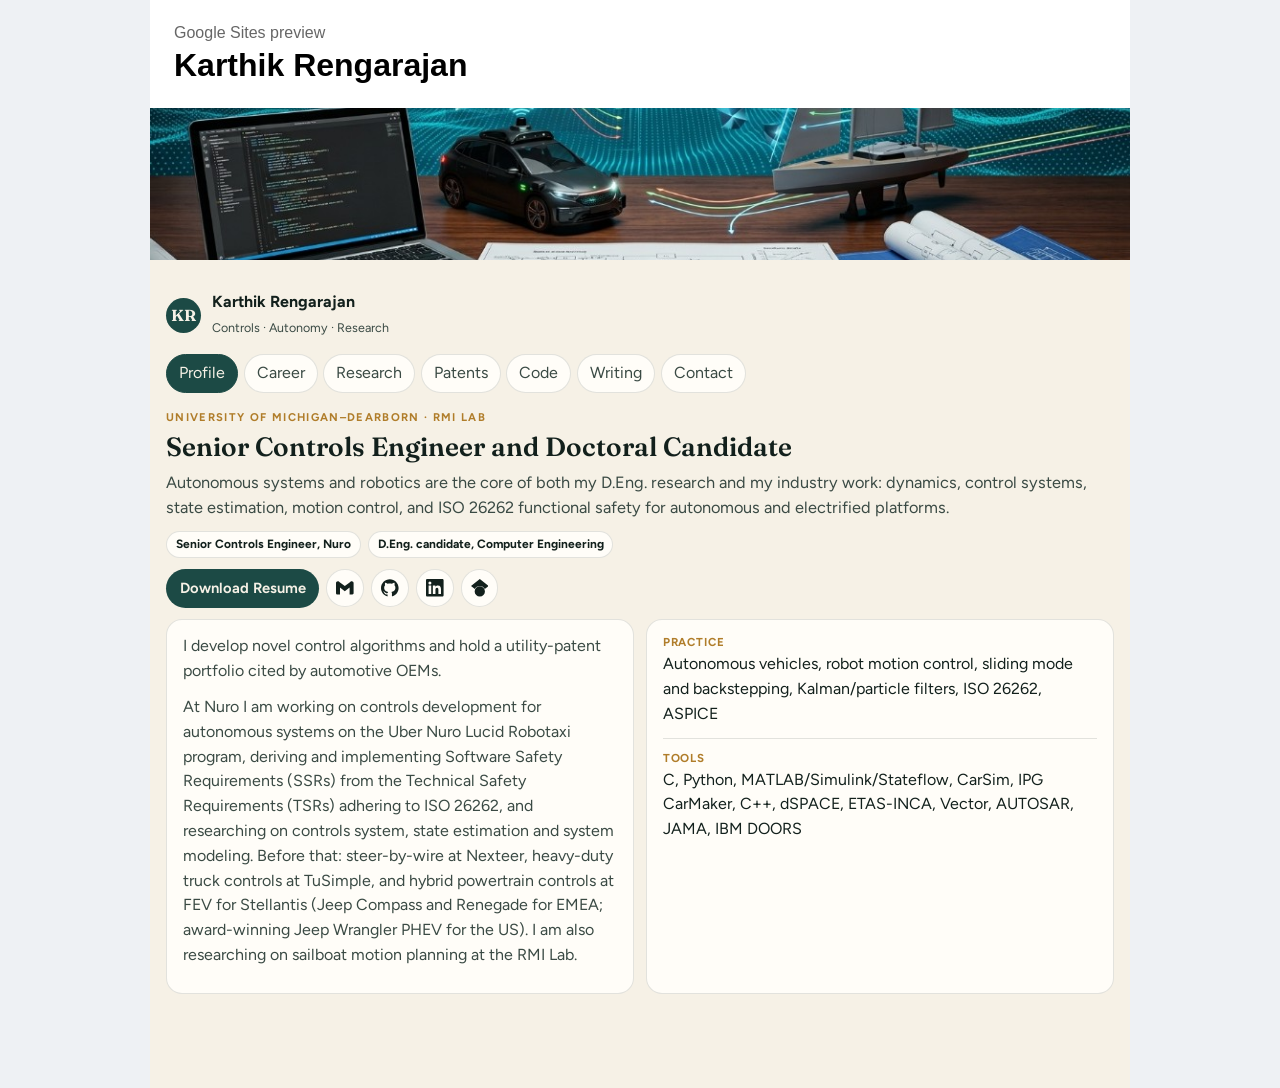
<file: google-sites-preview.html>
<!DOCTYPE html>
<html lang="en">
<head>
  <meta charset="utf-8">
  <meta name="viewport" content="width=device-width, initial-scale=1">
  <title>Google Sites embed preview</title>
  <style>
    body { margin: 0; font-family: Arial, sans-serif; background: #eef1f4; }
    .sites { max-width: 980px; margin: 0 auto; background: #fff; min-height: 100vh; }
    header { padding: 1.5rem 1.5rem 0.5rem; }
    iframe { width: 100%; height: 980px; border: 0; display: block; }
  </style>
</head>
<body>
  <div class="sites">
    <header>
      <p style="color:#666; margin:0">Google Sites preview</p>
      <h1 style="margin:0.3rem 0 1rem">Karthik Rengarajan</h1>
    </header>
    <iframe src="embed.html" title="Profile embed"></iframe>
  </div>
</body>
</html>
</file>
<file: css/styles.css>
:root {
  --ink: #12201c;
  --ink-soft: #3a4a44;
  --paper: #f6f1e6;
  --paper-2: #efe7d6;
  --card: #fffdf8;
  --line: rgba(18, 32, 28, 0.12);
  --sea: #1c4a45;
  --sea-deep: #0d2421;
  --brass: #b07d2a;
  --brass-soft: #d7b56a;
  --moss: #3f6b52;
  --shadow: 0 18px 50px rgba(13, 36, 33, 0.08);
  --radius: 22px;
  --max: 1120px;
  --sans: "Figtree", "Segoe UI", sans-serif;
  --serif: "Fraunces", "Times New Roman", serif;
}

*,
*::before,
*::after {
  box-sizing: border-box;
}

html {
  scroll-behavior: smooth;
}

body {
  margin: 0;
  font-family: var(--sans);
  color: var(--ink);
  background:
    radial-gradient(1200px 700px at 110% -10%, rgba(176, 125, 42, 0.12), transparent 50%),
    radial-gradient(900px 600px at -10% 20%, rgba(28, 74, 69, 0.08), transparent 45%),
    var(--paper);
  line-height: 1.6;
}

body::before {
  content: "";
  position: fixed;
  inset: 0;
  pointer-events: none;
  z-index: 0;
  background-image:
    linear-gradient(180deg, rgba(246, 241, 230, 0.92), rgba(246, 241, 230, 0.96)),
    url("../assets/cover.jpg");
  background-size: cover;
  background-position: center 40%;
  opacity: 0.22;
}

img,
svg {
  max-width: 100%;
}

a {
  color: inherit;
}

.skip-link {
  position: absolute;
  left: 1rem;
  top: -3rem;
  background: var(--sea);
  color: #fff;
  padding: 0.55rem 0.8rem;
  z-index: 20;
}

.skip-link:focus {
  top: 1rem;
}

.site-header {
  position: sticky;
  top: 0;
  z-index: 10;
  backdrop-filter: blur(16px);
  background: rgba(246, 241, 230, 0.84);
  border-bottom: 1px solid var(--line);
}

.nav-wrap {
  max-width: var(--max);
  margin: 0 auto;
  padding: 0.85rem 1.25rem;
  display: flex;
  align-items: center;
  justify-content: space-between;
  gap: 1rem;
}

.brand {
  display: flex;
  align-items: center;
  gap: 0.7rem;
  text-decoration: none;
}

.mark {
  width: 2.3rem;
  height: 2.3rem;
  border-radius: 50%;
  display: grid;
  place-items: center;
  background: var(--sea);
  color: #f6f1e6;
  font-family: var(--serif);
  font-weight: 650;
}

.brand-text {
  display: flex;
  flex-direction: column;
  line-height: 1.15;
}

.brand-text strong {
  font-size: 0.95rem;
}

.brand-text span {
  font-size: 0.75rem;
  color: var(--ink-soft);
}

.nav-toggle {
  display: none;
  border: 1px solid var(--line);
  background: var(--card);
  border-radius: 10px;
  padding: 0.45rem 0.65rem;
  font: inherit;
}

.nav-links {
  display: flex;
  gap: 1.15rem;
  list-style: none;
  margin: 0;
  padding: 0;
}

.nav-links a {
  text-decoration: none;
  font-size: 0.95rem;
  color: var(--ink-soft);
}

.nav-links a:hover,
.nav-links a:focus-visible {
  color: var(--sea);
}

.hero,
.section,
.site-footer {
  position: relative;
  z-index: 1;
}

.hero {
  max-width: none;
  margin: 0;
  padding: 0;
  display: grid;
  min-height: 34rem;
  color: #f6f1e6;
}

.hero-media,
.hero-copy {
  grid-area: 1 / 1;
}

.hero-media {
  position: relative;
  min-height: 34rem;
}

.hero-media img {
  position: absolute;
  inset: 0;
  display: block;
  width: 100%;
  height: 100%;
  object-fit: cover;
  object-position: center 58%;
}

.hero-media::after {
  content: "";
  position: absolute;
  inset: 0;
  background: linear-gradient(90deg, rgba(13, 36, 33, 0.82) 0%, rgba(13, 36, 33, 0.48) 46%, rgba(13, 36, 33, 0.22) 100%);
}

.hero-copy {
  position: relative;
  z-index: 1;
  max-width: var(--max);
  width: 100%;
  margin: 0 auto;
  padding: 4.2rem 1.25rem 3.2rem;
}

.hero .lede {
  color: rgba(246, 241, 230, 0.88);
}

.hero .chip {
  background: rgba(246, 241, 230, 0.12);
  border-color: rgba(246, 241, 230, 0.28);
  color: #f6f1e6;
}

.hero .btn-ghost {
  border-color: rgba(246, 241, 230, 0.35);
  color: #f6f1e6;
}

.icon-row {
  display: flex;
  flex-wrap: wrap;
  align-items: center;
  gap: 0.55rem;
}

.icon-link {
  display: inline-flex;
  align-items: center;
  justify-content: center;
  width: 2.55rem;
  height: 2.55rem;
  border-radius: 50%;
  border: 1px solid var(--line);
  color: var(--ink);
  background: rgba(255, 253, 248, 0.7);
  text-decoration: none;
}

.icon-link svg {
  width: 1.15rem;
  height: 1.15rem;
  fill: currentColor;
}

.hero .icon-link {
  border-color: rgba(246, 241, 230, 0.35);
  color: #f6f1e6;
  background: rgba(246, 241, 230, 0.12);
}

.site-footer .icon-link {
  border-color: rgba(232, 239, 233, 0.22);
  color: #d7b56a;
  background: transparent;
}

.hero .kicker {
  color: var(--brass-soft);
}

.hero-caption {
  margin: 0 0 1rem;
  font-size: 0.82rem;
  letter-spacing: 0.1em;
  text-transform: uppercase;
  color: var(--brass-soft);
  font-weight: 700;
}

.kicker {
  letter-spacing: 0.16em;
  text-transform: uppercase;
  font-size: 0.74rem;
  color: var(--brass);
  font-weight: 700;
  margin: 0 0 0.8rem;
}

.repo-lang {
  display: inline-flex;
  align-items: center;
  flex-wrap: wrap;
  gap: 0.45rem 0.85rem;
}

.repo-lang span {
  display: inline-flex;
  align-items: center;
  gap: 0.4rem;
}

.repo-lang img {
  height: 1.2rem;
  width: 1.2rem;
  object-fit: contain;
}

.repo-lang img.wide {
  width: auto;
  max-width: 5.2rem;
}

h1,
h2,
h3 {
  font-family: var(--serif);
  font-optical-sizing: auto;
  line-height: 1.15;
}

h1 {
  font-size: clamp(2.6rem, 6vw, 4.6rem);
  margin: 0 0 0.85rem;
  font-weight: 600;
}

.lede {
  font-size: 1.18rem;
  color: var(--ink-soft);
  max-width: 38rem;
}

.meta-row,
.hero-actions,
.card-links,
.footer-links {
  display: flex;
  flex-wrap: wrap;
  gap: 0.7rem;
}

.card-links {
  margin-top: 0.85rem;
}

.card-links a {
  color: var(--sea);
  font-weight: 650;
  text-underline-offset: 0.18em;
}

.chip,
.tag {
  border: 1px solid var(--line);
  background: rgba(255, 253, 248, 0.7);
  border-radius: 999px;
  padding: 0.28rem 0.7rem;
  font-size: 0.82rem;
}

.chip {
  font-weight: 700;
}

.btn {
  display: inline-flex;
  align-items: center;
  justify-content: center;
  text-decoration: none;
  border-radius: 999px;
  padding: 0.72rem 1.05rem;
  font-weight: 650;
  border: 1px solid transparent;
}

.btn-primary {
  background: var(--sea);
  color: #f6f1e6;
}

.btn-ghost {
  background: transparent;
  border-color: var(--line);
}

.section {
  max-width: var(--max);
  margin: 0 auto;
  padding: 1.4rem 1.25rem 3.2rem;
}

.section-head {
  display: flex;
  justify-content: space-between;
  align-items: end;
  gap: 1rem;
  margin-bottom: 1.4rem;
}

.section-head p {
  margin: 0.35rem 0 0;
  color: var(--ink-soft);
  max-width: 38rem;
}

.profile-grid,
.research-grid,
.patent-grid,
.repo-grid,
.pub-list,
.experience {
  display: grid;
  gap: 1rem;
}

.profile-grid {
  grid-template-columns: 1.4fr 0.8fr;
}

.card {
  background: var(--card);
  border: 1px solid var(--line);
  border-radius: var(--radius);
  padding: 1.25rem 1.3rem;
  box-shadow: var(--shadow);
}

.facts {
  list-style: none;
  margin: 0;
  padding: 0;
}

.facts li + li {
  margin-top: 1rem;
  padding-top: 1rem;
  border-top: 1px solid var(--line);
}

.facts span {
  display: block;
  font-size: 0.78rem;
  letter-spacing: 0.08em;
  text-transform: uppercase;
  color: var(--brass);
  font-weight: 700;
}

.research-grid,
.patent-grid,
.repo-grid {
  grid-template-columns: repeat(2, 1fr);
}

.card h3 {
  margin: 0.15rem 0 0.55rem;
  font-size: 1.35rem;
}

.cert-logo {
  display: block;
  height: 2rem;
  width: auto;
  max-width: 8.4rem;
  object-fit: contain;
  object-position: left center;
  margin: 0 0 0.55rem;
}

.cert-logo.logo-sm {
  height: 0.85rem;
  max-width: 3.8rem;
}

.card p {
  margin: 0;
  color: var(--ink-soft);
}

.status {
  display: inline-block;
  font-size: 0.75rem;
  font-weight: 700;
  letter-spacing: 0.06em;
  text-transform: uppercase;
  border-radius: 999px;
  padding: 0.22rem 0.55rem;
  margin-bottom: 0.55rem;
}

.status-granted {
  background: #dcecdd;
  color: #245534;
}

.status-pending {
  background: #f4e6c8;
  color: #6d4d12;
}

.muted {
  color: var(--ink-soft);
  font-size: 0.92rem;
}

.pub-list {
  grid-template-columns: 1fr;
}

.pub-group + .pub-group {
  margin-top: 2rem;
}

.pub-group-title {
  margin: 0 0 0.85rem;
  font-family: var(--sans);
  font-size: 0.82rem;
  letter-spacing: 0.08em;
  text-transform: uppercase;
  color: var(--brass);
  font-weight: 700;
}

.pub-item {
  display: grid;
  grid-template-columns: 6.5rem 1fr auto;
  gap: 1rem;
  align-items: start;
}

.pub-links {
  display: flex;
  flex-wrap: wrap;
  gap: 0.4rem;
  justify-content: flex-end;
}

.pub-links .tag {
  text-decoration: none;
  color: inherit;
}

.year {
  font-family: var(--serif);
  font-size: 1.3rem;
}

.experience {
  grid-template-columns: 1fr;
}

.job {
  display: grid;
  grid-template-columns: 10.5rem 1fr;
  gap: 1rem;
}

.job time {
  color: var(--ink-soft);
  font-size: 0.92rem;
}

.path-list {
  list-style: none;
  margin: 0;
  padding: 0 0 0 0.4rem;
  border-left: 2px solid var(--line);
}

.path-list > li {
  position: relative;
  padding: 0 0 1.15rem 1.35rem;
}

.path-list > li:last-child {
  padding-bottom: 0;
}

.path-list > li::before {
  content: "";
  position: absolute;
  left: -0.42rem;
  top: 0.45rem;
  width: 0.7rem;
  height: 0.7rem;
  border-radius: 50%;
  background: var(--sea);
  box-shadow: 0 0 0 3px var(--paper);
}

.path-org {
  display: flex;
  align-items: flex-start;
  gap: 0.6rem;
}

.path-org img {
  height: 1.55rem;
  width: auto;
  max-width: 5.2rem;
  object-fit: contain;
  object-position: left center;
  flex-shrink: 0;
  margin-top: 0.2rem;
}

.path-org img.logo-sm {
  height: 1.05rem;
  max-width: 3.8rem;
}

.path-org img.logo-xs {
  height: 0.95rem;
  max-width: 3.3rem;
}

.path-org img.logo-lg {
  height: 2.2rem;
  max-width: 6.4rem;
}

.path-meta {
  display: flex;
  flex-wrap: wrap;
  gap: 0.45rem;
  align-items: center;
  margin-bottom: 0.35rem;
}

.path-meta time {
  color: var(--ink-soft);
  font-size: 0.9rem;
}

.path-list h3 {
  margin: 0 0 0.35rem;
  font-size: 1.2rem;
}

.path-list p {
  margin: 0;
  color: var(--ink-soft);
}

.contact-panel {
  display: flex;
  justify-content: space-between;
  gap: 1.5rem;
  align-items: center;
}

.site-footer {
  background: var(--sea-deep);
  color: #e8efe9;
  margin-top: 1rem;
}

.footer-inner {
  max-width: var(--max);
  margin: 0 auto;
  padding: 1.4rem 1.25rem 2rem;
  display: flex;
  justify-content: space-between;
  align-items: center;
  gap: 1rem;
}

.footer-links a {
  color: #d7b56a;
}

@media (max-width: 860px) {
  .profile-grid,
  .research-grid,
  .patent-grid,
  .repo-grid,
  .pub-item,
  .job,
  .contact-panel,
  .footer-inner {
    grid-template-columns: 1fr;
    display: block;
  }

  .nav-toggle {
    display: inline-flex;
  }

  .nav-links {
    display: none;
    position: absolute;
    right: 1.25rem;
    top: 4.1rem;
    background: var(--card);
    border: 1px solid var(--line);
    border-radius: 16px;
    padding: 0.8rem 1rem;
    flex-direction: column;
    min-width: 12rem;
    box-shadow: var(--shadow);
  }

  .nav-links.open {
    display: flex;
  }

  .hero,
  .hero-media {
    min-height: 28rem;
  }

  .hero-copy {
    padding-top: 2.4rem;
  }

  .job time,
  .year {
    display: block;
    margin-bottom: 0.35rem;
  }

  .section-head,
  .contact-panel,
  .footer-inner {
    display: block;
  }
}

@media (prefers-reduced-motion: reduce) {
  html {
    scroll-behavior: auto;
  }
}
</file>
